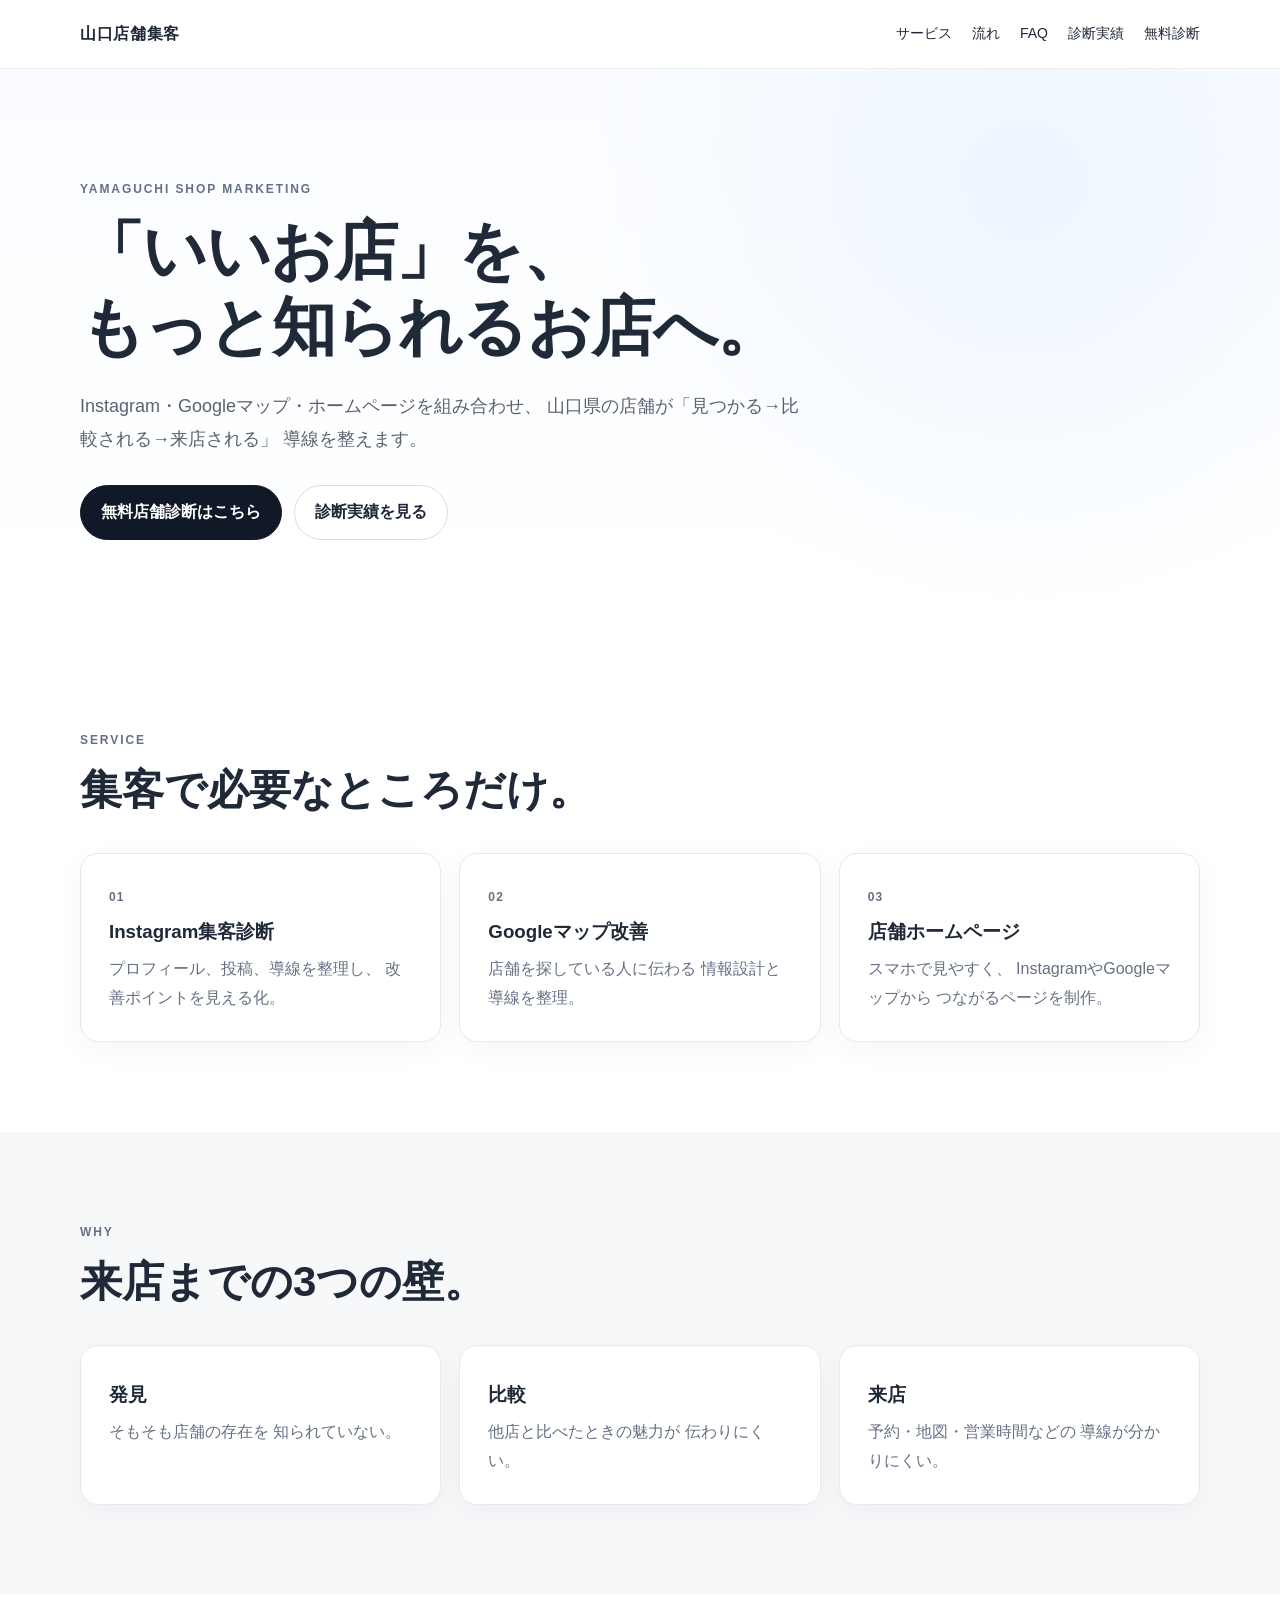
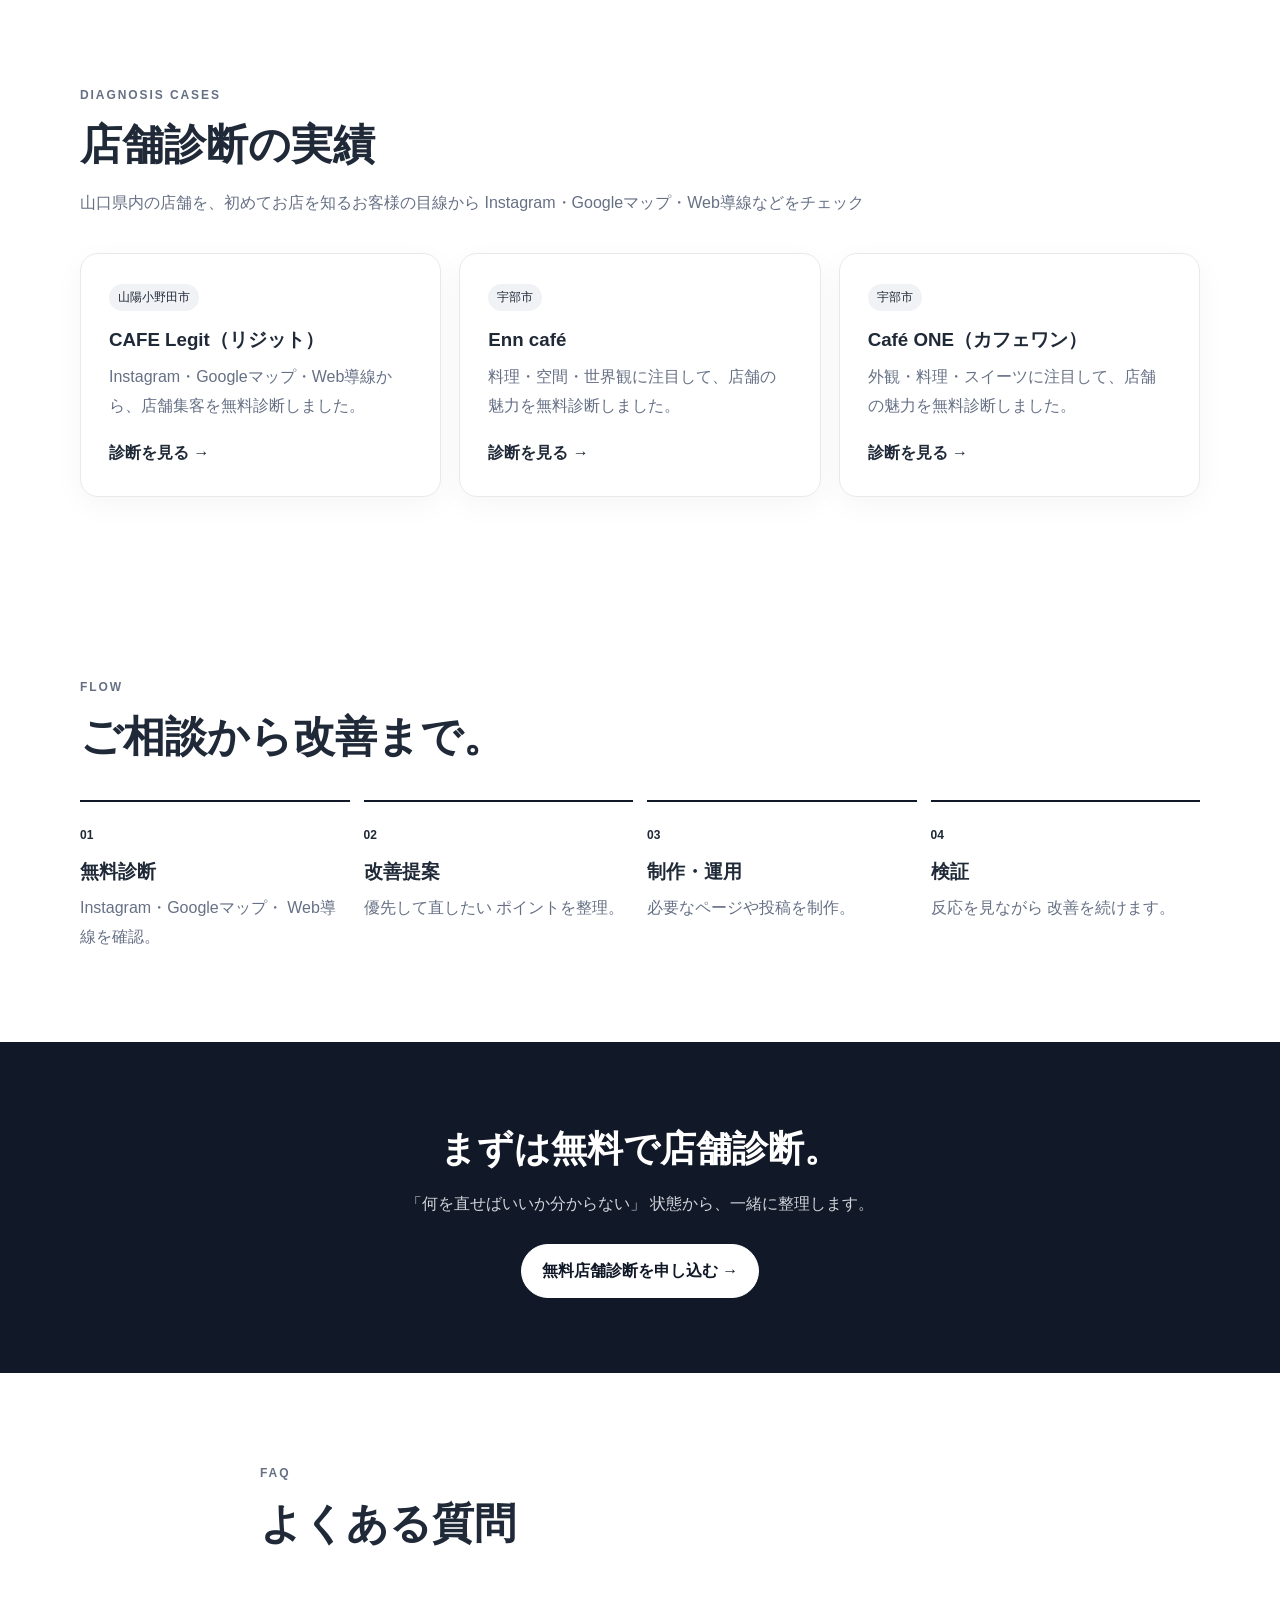
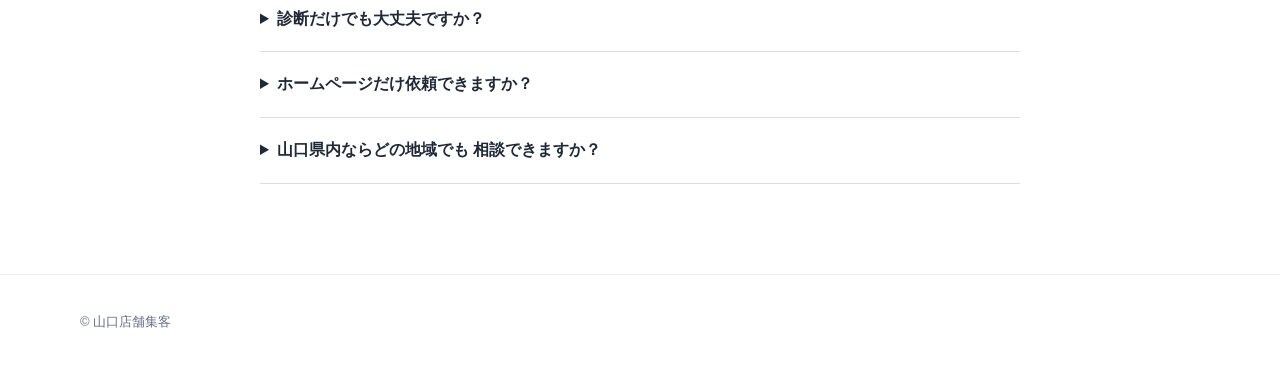
<file: index.html>
<!DOCTYPE html>
<html lang="ja">
<head>
  <meta charset="UTF-8">
  <meta name="viewport" content="width=device-width, initial-scale=1.0">

  <title>山口店舗集客｜AI × SNS × Googleマップ</title>

  <meta
    name="description"
    content="山口県の店舗集客をInstagram・Googleマップ・ホームページ・AIでサポート。無料店舗診断受付中。"
  >

  <link rel="stylesheet" href="style.css">
</head>

<body>

<header class="site-header">
  <div class="container nav-wrap">

    <a class="brand" href="index.html">
      山口店舗集客
    </a>

    <nav>
      <a href="service.html">サービス</a>
      <a href="#flow">流れ</a>
      <a href="#faq">FAQ</a>
      <a href="#cases">診断実績</a>
      <a href="diagnosis.html">無料診断</a>
    </nav>

  </div>
</header>


<main>

  <!-- HERO -->
  <section class="hero">

    <div class="container">

      <p class="eyebrow">
        YAMAGUCHI SHOP MARKETING
      </p>

      <h1>
        「いいお店」を、<br>
        もっと知られるお店へ。
      </h1>

      <p class="lead">
        Instagram・Googleマップ・ホームページを組み合わせ、
        山口県の店舗が「見つかる→比較される→来店される」
        導線を整えます。
      </p>

      <div class="hero-actions">

        <a
          class="btn primary"
          href="diagnosis.html"
        >
          無料店舗診断はこちら
        </a>

        <a
          class="btn secondary"
          href="#cases"
        >
          診断実績を見る
        </a>

      </div>

    </div>

  </section>


  <!-- SERVICE -->
  <section class="section">

    <div class="container">

      <div class="section-head">

        <p class="eyebrow">
          SERVICE
        </p>

        <h2>
          集客で必要なところだけ。
        </h2>

      </div>


      <div class="cards three">

        <article class="card">

          <span class="card-num">
            01
          </span>

          <h3>
            Instagram集客診断
          </h3>

          <p>
            プロフィール、投稿、導線を整理し、
            改善ポイントを見える化。
          </p>

        </article>


        <article class="card">

          <span class="card-num">
            02
          </span>

          <h3>
            Googleマップ改善
          </h3>

          <p>
            店舗を探している人に伝わる
            情報設計と導線を整理。
          </p>

        </article>


        <article class="card">

          <span class="card-num">
            03
          </span>

          <h3>
            店舗ホームページ
          </h3>

          <p>
            スマホで見やすく、
            InstagramやGoogleマップから
            つながるページを制作。
          </p>

        </article>

      </div>

    </div>

  </section>


  <!-- WHY -->
  <section class="section alt">

    <div class="container">

      <div class="section-head">

        <p class="eyebrow">
          WHY
        </p>

        <h2>
          来店までの3つの壁。
        </h2>

      </div>


      <div class="cards three">

        <article class="card">

          <h3>
            発見
          </h3>

          <p>
            そもそも店舗の存在を
            知られていない。
          </p>

        </article>


        <article class="card">

          <h3>
            比較
          </h3>

          <p>
            他店と比べたときの魅力が
            伝わりにくい。
          </p>

        </article>


        <article class="card">

          <h3>
            来店
          </h3>

          <p>
            予約・地図・営業時間などの
            導線が分かりにくい。
          </p>

        </article>

      </div>

    </div>

  </section>


  <!-- DIAGNOSIS CASES -->
  <section
    class="section"
    id="cases"
  >

    <div class="container">

      <div class="section-head">

        <p class="eyebrow">
          DIAGNOSIS CASES
        </p>

        <h2>
          店舗診断の実績
        </h2>

        <p>
         <p>

  山口県内の店舗を、初めてお店を知るお客様の目線から
  Instagram・Googleマップ・Web導線などをチェック
        </p>

      </div>


      <div
        id="case-list"
        class="cards three"
      >

        <article class="card">

          <p>
            診断実績を読み込み中…
          </p>

        </article>

      </div>

    </div>

  </section>


  <!-- FLOW -->
  <section
    class="section"
    id="flow"
  >

    <div class="container">

      <div class="section-head">

        <p class="eyebrow">
          FLOW
        </p>

        <h2>
          ご相談から改善まで。
        </h2>

      </div>


      <div class="steps">

        <div class="step">

          <b>
            01
          </b>

          <h3>
            無料診断
          </h3>

          <p>
            Instagram・Googleマップ・
            Web導線を確認。
          </p>

        </div>


        <div class="step">

          <b>
            02
          </b>

          <h3>
            改善提案
          </h3>

          <p>
            優先して直したい
            ポイントを整理。
          </p>

        </div>


        <div class="step">

          <b>
            03
          </b>

          <h3>
            制作・運用
          </h3>

          <p>
            必要なページや投稿を制作。
          </p>

        </div>


        <div class="step">

          <b>
            04
          </b>

          <h3>
            検証
          </h3>

          <p>
            反応を見ながら
            改善を続けます。
          </p>

        </div>

      </div>

    </div>

  </section>


  <!-- CTA -->
  <section class="cta">

    <div class="container">

      <h2>
        まずは無料で店舗診断。
      </h2>

      <p>
        「何を直せばいいか分からない」
        状態から、一緒に整理します。
      </p>

      <a
        class="btn primary"
        href="diagnosis.html"
      >
        無料店舗診断を申し込む →
      </a>

    </div>

  </section>


  <!-- FAQ -->
  <section
    class="section"
    id="faq"
  >

    <div class="container narrow">

      <div class="section-head">

        <p class="eyebrow">
          FAQ
        </p>

        <h2>
          よくある質問
        </h2>

      </div>


      <details>

        <summary>
          診断だけでも大丈夫ですか？
        </summary>

        <p>
          はい。まずは現状を整理するための
          無料診断としてご利用いただけます。
        </p>

      </details>


      <details>

        <summary>
          ホームページだけ依頼できますか？
        </summary>

        <p>
          可能です。必要な部分だけ
          ご相談いただけます。
        </p>

      </details>


      <details>

        <summary>
          山口県内ならどの地域でも
          相談できますか？
        </summary>

        <p>
          山口県内の店舗を中心に
          対応しています。
          詳細はお問い合わせください。
        </p>

      </details>

    </div>

  </section>

</main>


<footer class="footer">

  <div class="container">

    <p>
      © 山口店舗集客
    </p>

  </div>

</footer>


<!--
  診断実績の自動表示

  現在のGitHub構成では
  shops.json がルート直下にあるため、

  fetch("shops.json")

  としています。
-->

<script>

fetch("shops.json")

  .then(function(response) {

    if (!response.ok) {

      throw new Error(
        "shops.jsonを読み込めませんでした"
      );

    }

    return response.json();

  })

  .then(function(shops) {

    const list =
      document.getElementById("case-list");


    if (
      !Array.isArray(shops) ||
      shops.length === 0
    ) {

      list.innerHTML = `

        <article class="card">

          <p>
            診断実績は準備中です。
          </p>

        </article>

      `;

      return;

    }


    list.innerHTML = shops
      .slice(0, 6)
      .map(function(shop) {

        return `

          <article class="card case-card">

            <span class="tag">
              ${shop.area || "山口県"}
            </span>

            <h3>
              ${shop.name || "店舗診断"}
            </h3>

            <p>
              ${shop.summary || ""}
            </p>

            <a
              class="text-link"
              href="${shop.slug}.html"
            >
              診断を見る →
            </a>

          </article>

        `;

      })
      .join("");

  })

  .catch(function(error) {

    console.error(error);

    document.getElementById(
      "case-list"
    ).innerHTML = `

      <article class="card">

        <p>
          診断実績を読み込めませんでした。
        </p>

      </article>

    `;

  });

</script>

</body>
</html>
</file>
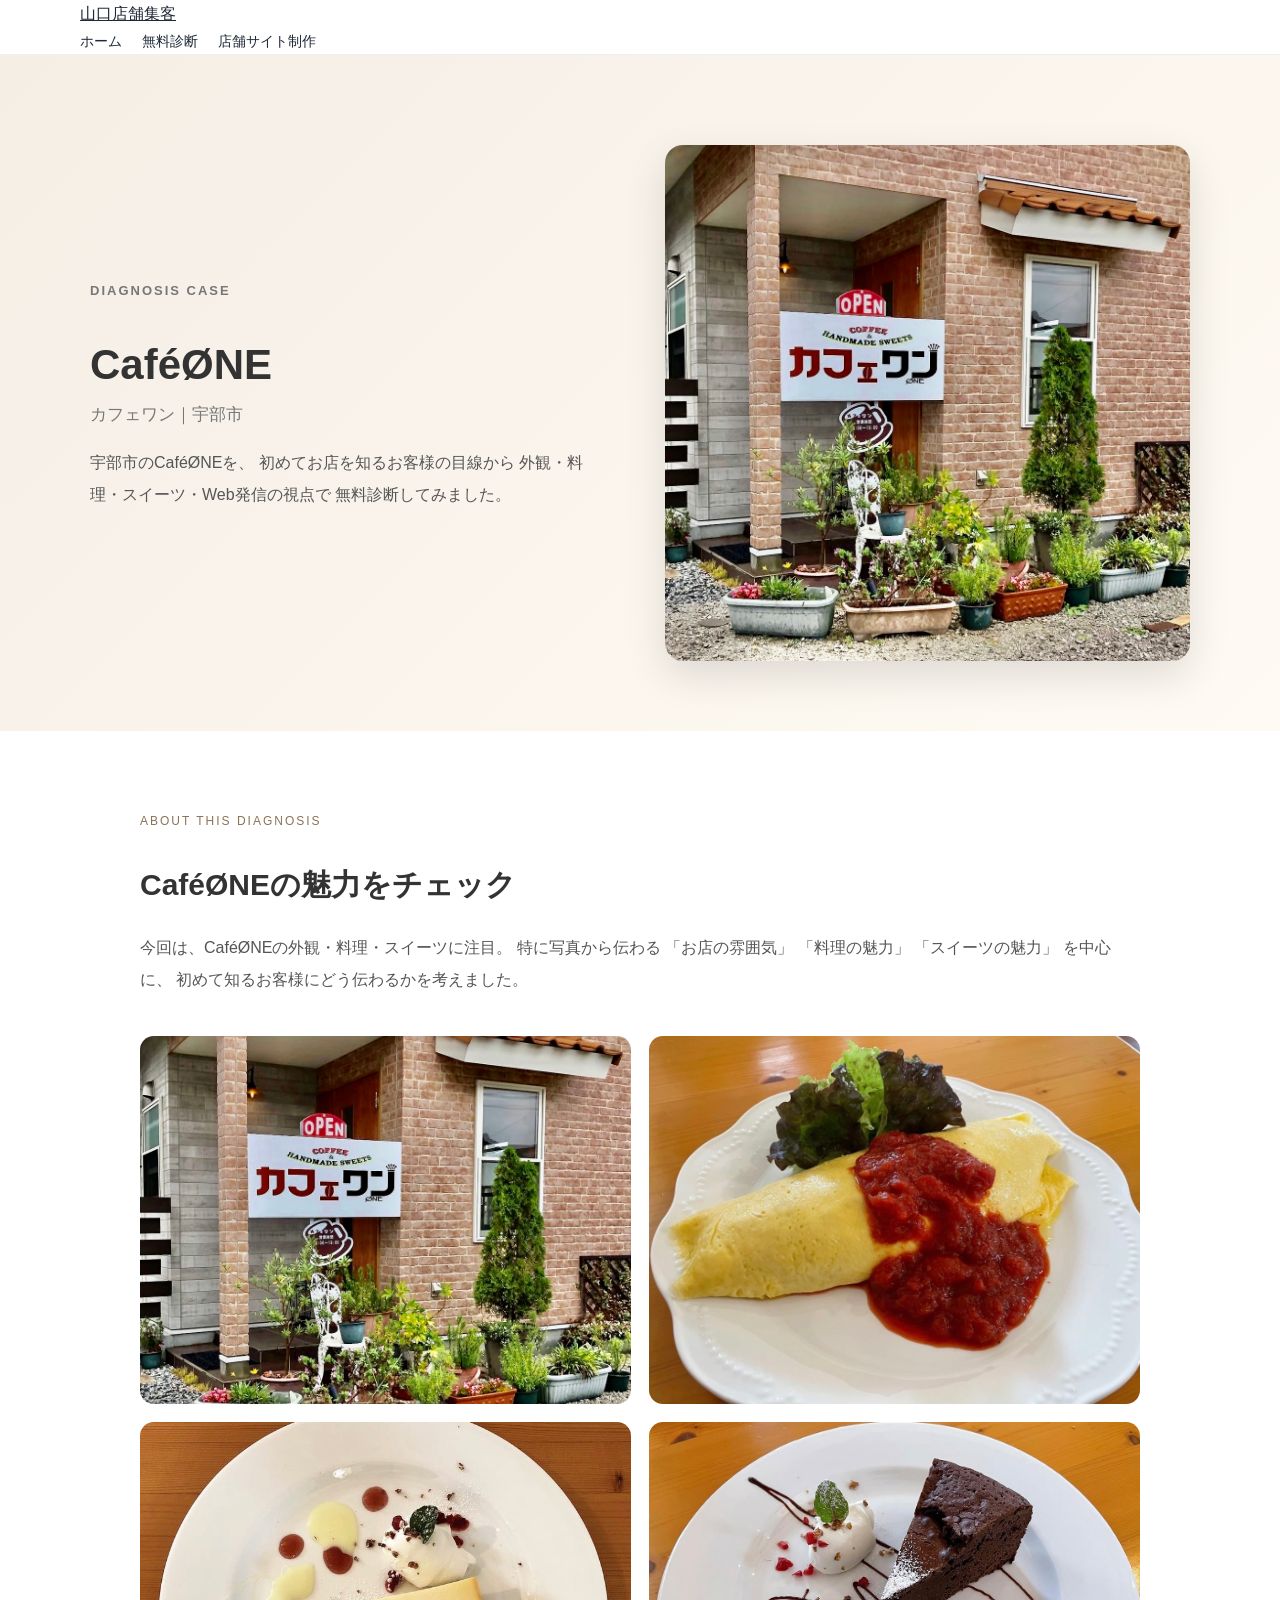
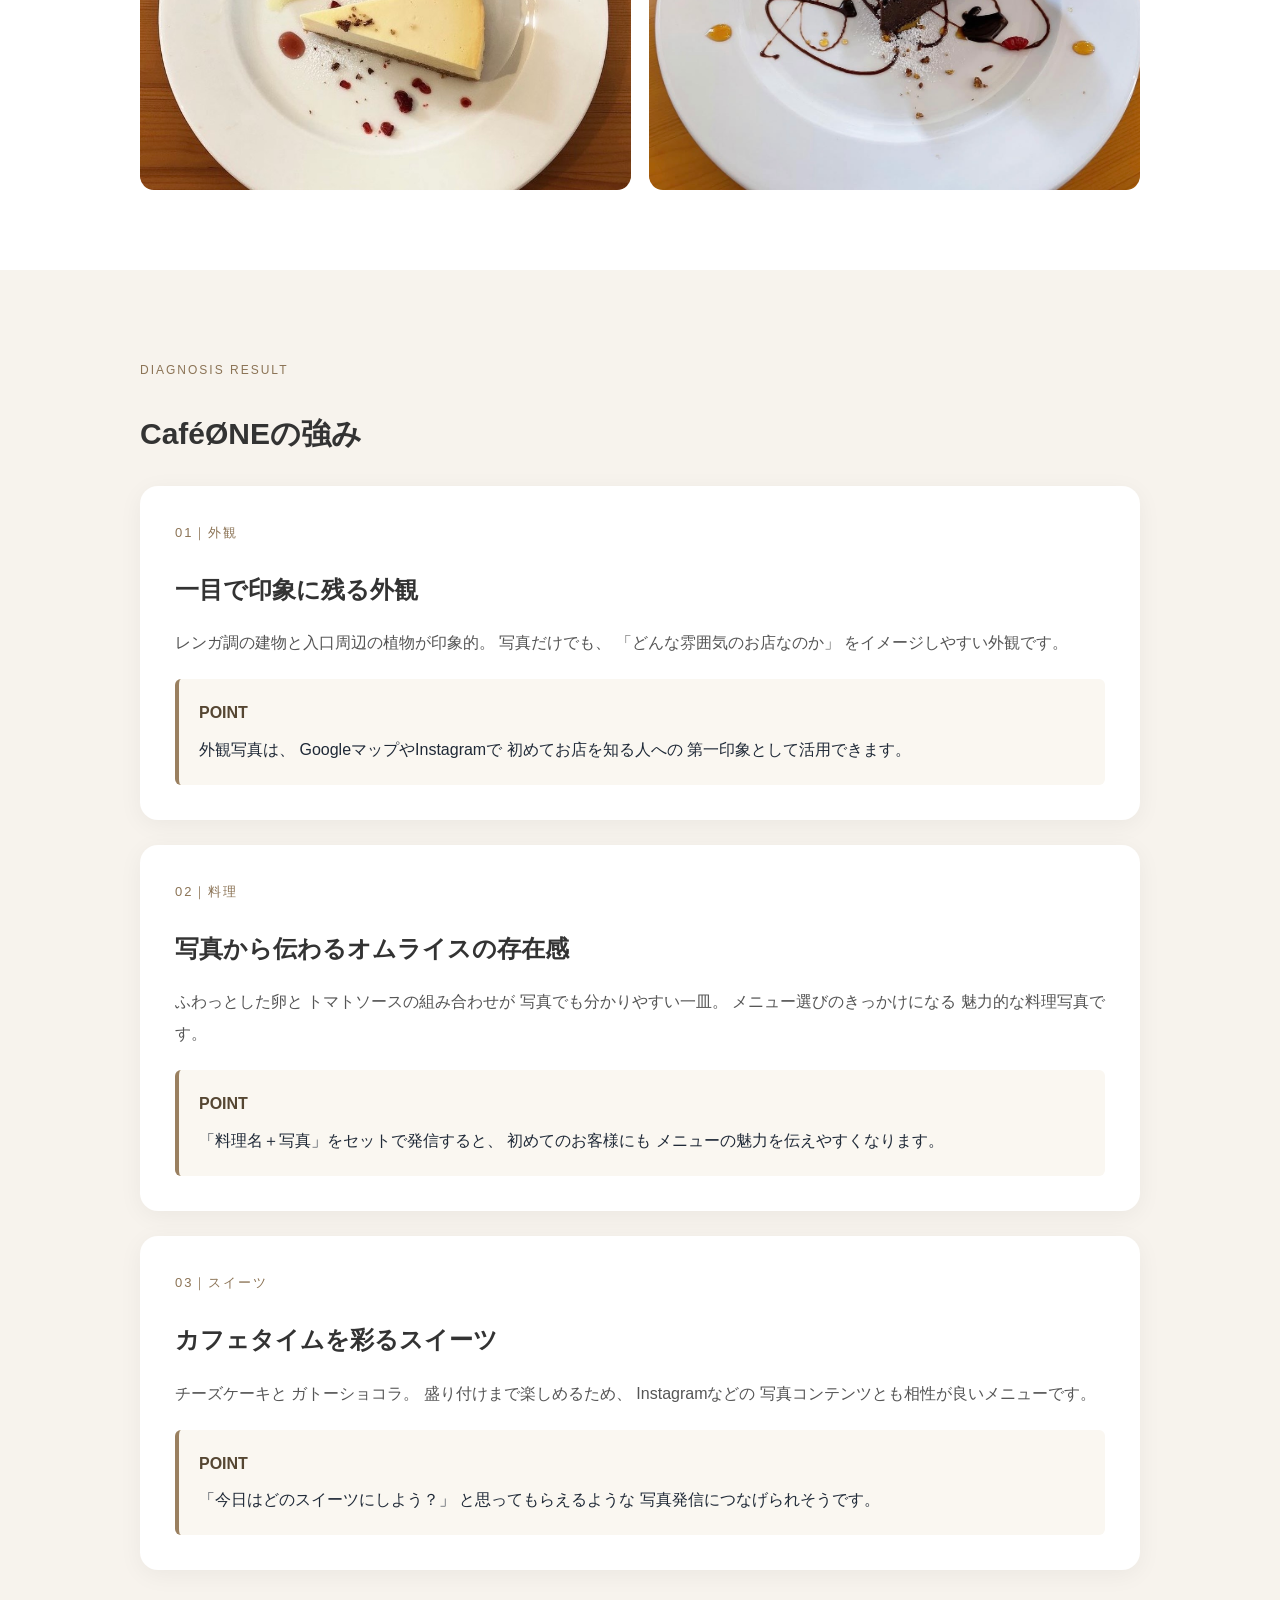
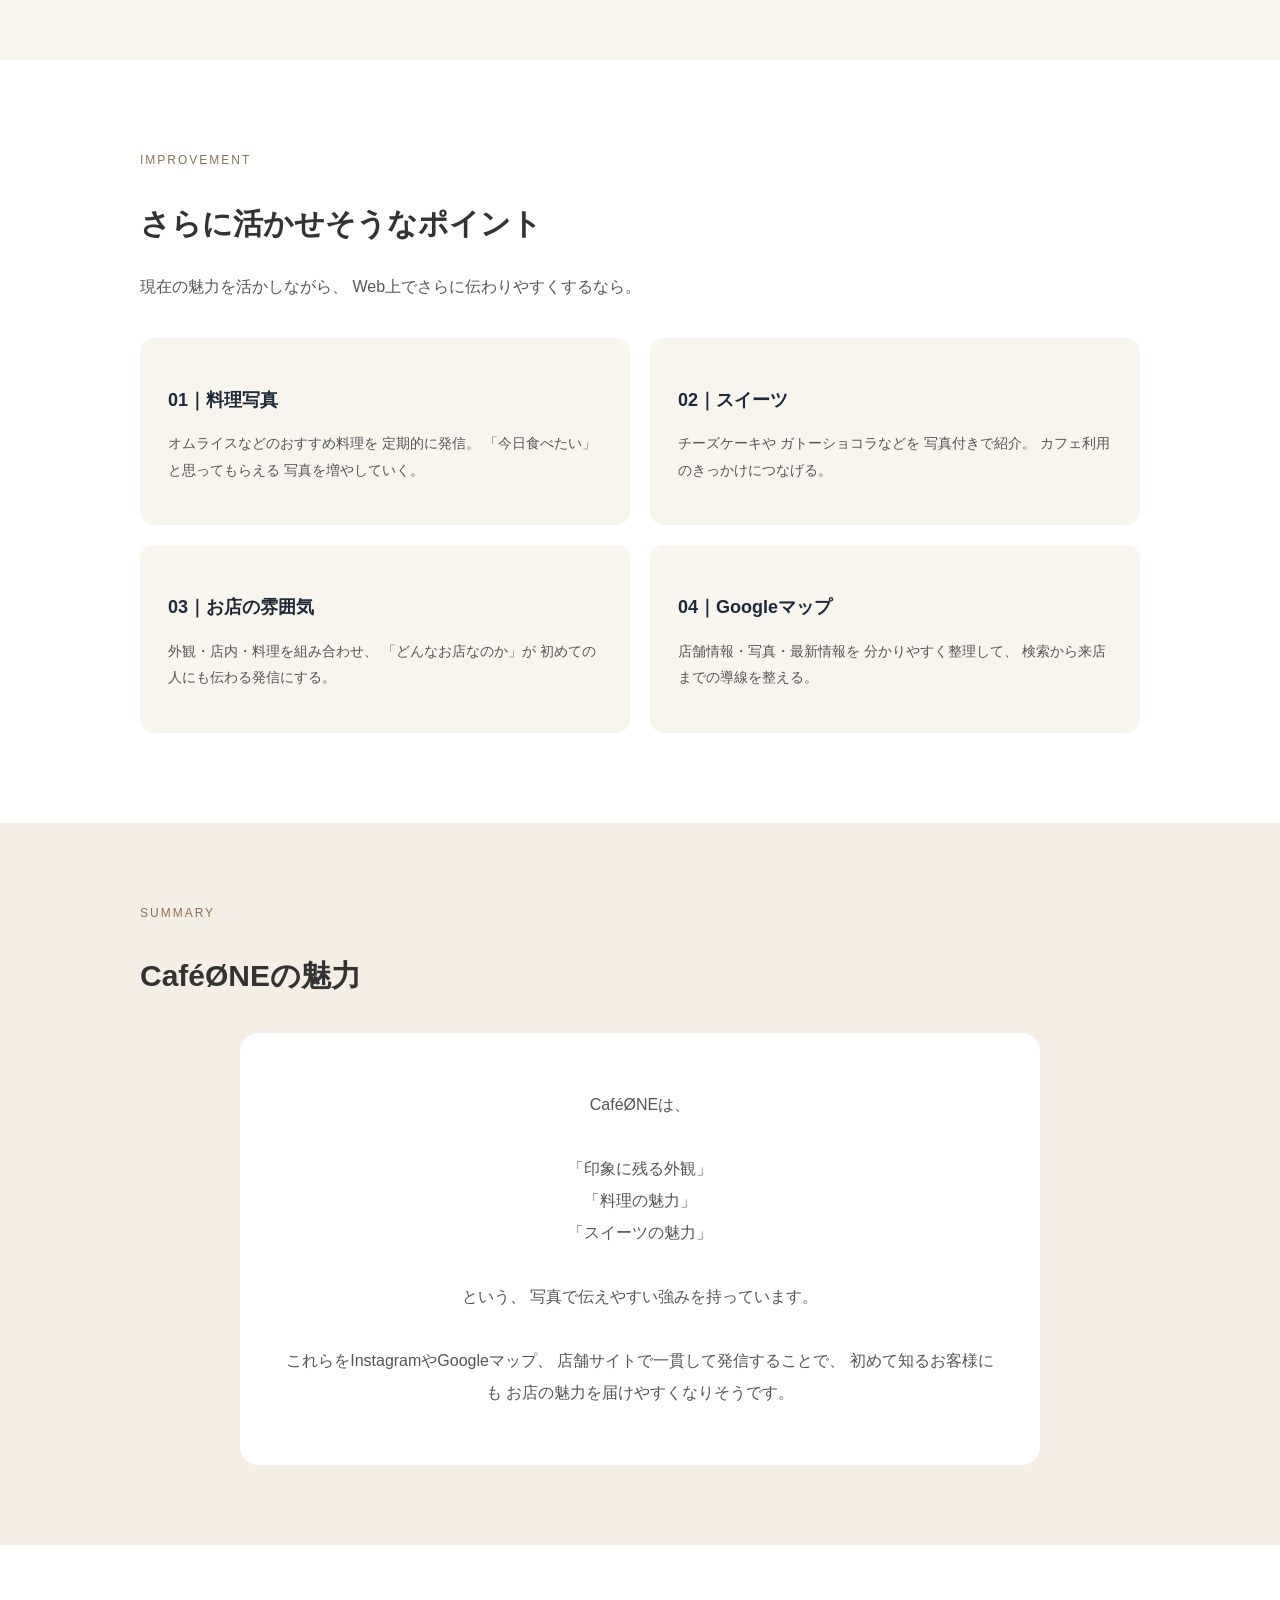
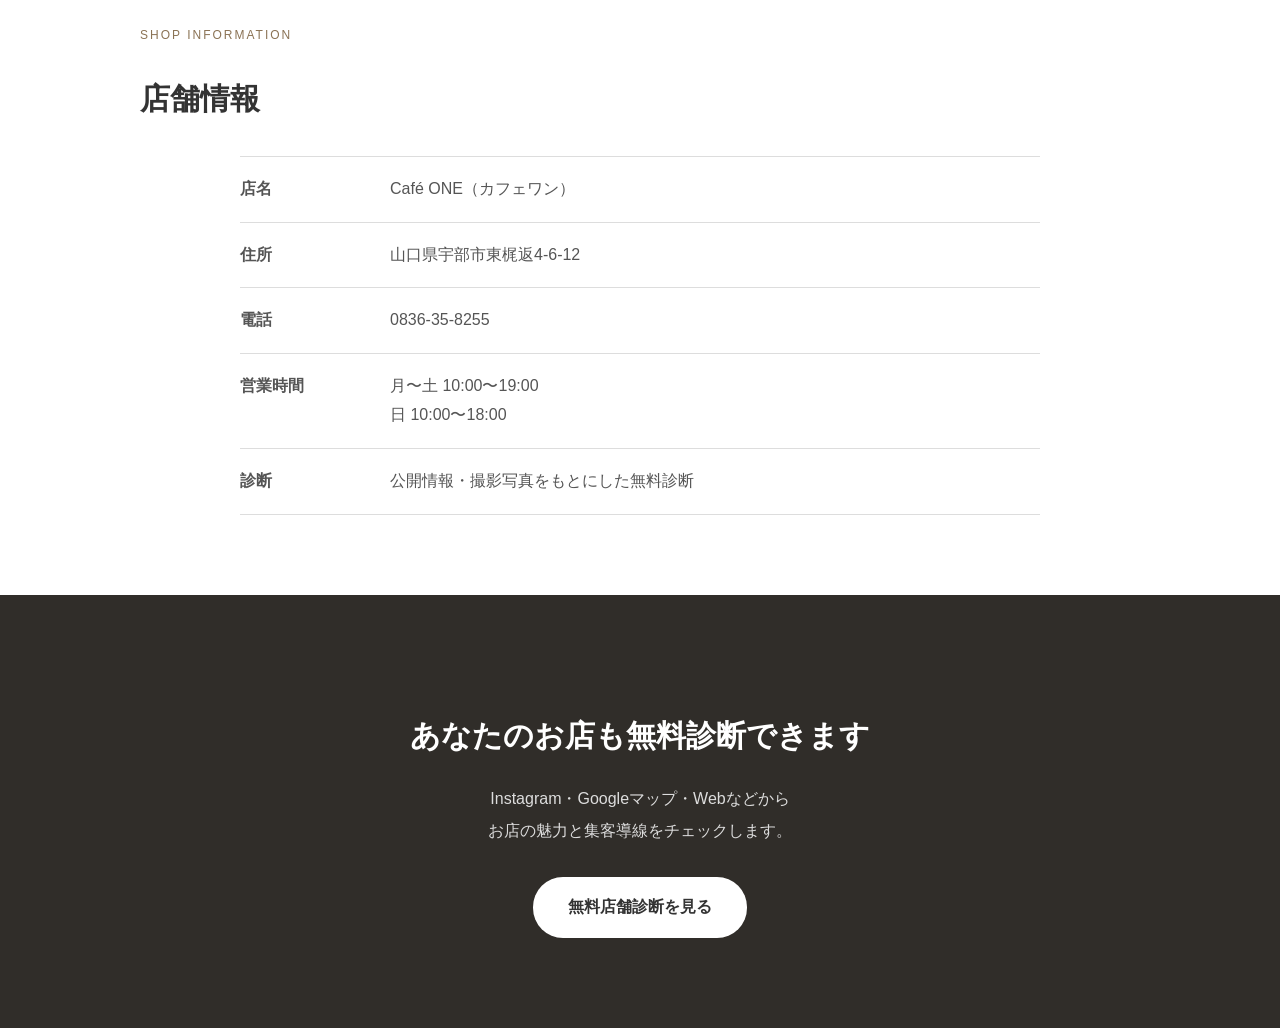
<file: cafeone.html>
<!DOCTYPE html>
<html lang="ja">
<head>
  <meta charset="UTF-8">

  <meta name="viewport" content="width=device-width, initial-scale=1.0">

  <title>CaféØNE（カフェワン）｜店舗診断｜山口店舗集客</title>

  <meta
    name="description"
    content="宇部市のCaféØNE（カフェワン）を、外観・料理・スイーツ・Web導線の視点から無料診断しました。"
  >

  <link rel="stylesheet" href="style.css">

  <style>

    /* =========================
       CaféØNE page
    ========================= */

    .shop-hero {
      padding: 90px 20px 70px;
      background: linear-gradient(
        135deg,
        #f4eee5,
        #fffaf3
      );
    }

    .shop-hero-inner {
      max-width: 1100px;
      margin: 0 auto;
      display: grid;
      grid-template-columns: 1fr 1fr;
      gap: 50px;
      align-items: center;
    }

    .shop-hero-text .eyebrow {
      font-size: 13px;
      letter-spacing: 2px;
      color: #777;
      margin-bottom: 15px;
    }

    .shop-hero h1 {
      font-size: 42px;
      line-height: 1.35;
      margin-bottom: 20px;
      color: #333;
    }

    .shop-hero h1 span {
      display: block;
      font-size: 17px;
      font-weight: normal;
      color: #777;
      margin-top: 10px;
    }

    .shop-hero p {
      line-height: 2;
      color: #555;
    }

    .shop-hero-photo img {
      width: 100%;
      border-radius: 18px;
      display: block;
      box-shadow: 0 15px 40px rgba(0,0,0,.12);
    }

    .diagnosis-about {
      padding: 80px 20px;
      background: #fff;
    }

    .section-inner {
      max-width: 1000px;
      margin: 0 auto;
    }

    .section-label {
      font-size: 12px;
      letter-spacing: 2px;
      color: #8b7355;
      margin-bottom: 12px;
    }

    .section-title {
      font-size: 30px;
      margin-bottom: 20px;
      color: #333;
    }

    .section-text {
      line-height: 2;
      color: #555;
    }

    /* photo grid */

    .shop-photo-grid {
      display: grid;
      grid-template-columns: repeat(2, 1fr);
      gap: 18px;
      margin-top: 40px;
    }

    .shop-photo-grid img {
      width: 100%;
      aspect-ratio: 4 / 3;
      object-fit: cover;
      border-radius: 14px;
      display: block;
    }

    /* diagnosis */

    .diagnosis-result {
      padding: 90px 20px;
      background: #f7f3ed;
    }

    .diagnosis-card {
      background: #fff;
      border-radius: 18px;
      padding: 35px;
      margin-top: 25px;
      box-shadow: 0 5px 25px rgba(0,0,0,.05);
    }

    .diagnosis-number {
      font-size: 13px;
      letter-spacing: 2px;
      color: #8b7355;
      margin-bottom: 10px;
    }

    .diagnosis-card h3 {
      font-size: 24px;
      margin-bottom: 15px;
      color: #333;
    }

    .diagnosis-card p {
      line-height: 2;
      color: #555;
    }

    .strength-box {
      margin-top: 20px;
      padding: 20px;
      background: #faf7f1;
      border-left: 4px solid #9a8060;
      border-radius: 6px;
    }

    .strength-box strong {
      display: block;
      margin-bottom: 8px;
      color: #554632;
    }

    /* improvement */

    .improvement {
      padding: 90px 20px;
      background: #fff;
    }

    .improvement-grid {
      display: grid;
      grid-template-columns: repeat(2, 1fr);
      gap: 20px;
      margin-top: 35px;
    }

    .improvement-card {
      padding: 28px;
      background: #f8f5ef;
      border-radius: 14px;
    }

    .improvement-card h3 {
      font-size: 18px;
      margin-bottom: 12px;
    }

    .improvement-card p {
      line-height: 1.9;
      color: #555;
      font-size: 14px;
    }

    /* summary */

    .summary {
      padding: 80px 20px;
      background: #f5eee4;
    }

    .summary-box {
      max-width: 800px;
      margin: 30px auto 0;
      padding: 40px;
      background: #fff;
      border-radius: 18px;
      text-align: center;
    }

    .summary-box p {
      line-height: 2;
      color: #555;
    }

    /* shop info */

    .shop-info {
      padding: 80px 20px;
      background: #fff;
    }

    .shop-info-box {
      max-width: 800px;
      margin: 30px auto 0;
      border-top: 1px solid #ddd;
    }

    .info-row {
      display: grid;
      grid-template-columns: 150px 1fr;
      padding: 18px 0;
      border-bottom: 1px solid #ddd;
    }

    .info-label {
      font-weight: bold;
      color: #555;
    }

    .info-value {
      color: #555;
      line-height: 1.8;
    }

    /* CTA */

    .shop-cta {
      padding: 90px 20px;
      background: #302d29;
      color: #fff;
      text-align: center;
    }

    .shop-cta h2 {
      font-size: 30px;
      margin-bottom: 20px;
    }

    .shop-cta p {
      line-height: 2;
      color: #ddd;
      margin-bottom: 30px;
    }

    .cta-button {
      display: inline-block;
      padding: 16px 35px;
      background: #fff;
      color: #333;
      border-radius: 30px;
      text-decoration: none;
      font-weight: bold;
    }

    /* responsive */

    @media (max-width: 768px) {

      .shop-hero-inner {
        grid-template-columns: 1fr;
      }

      .shop-hero h1 {
        font-size: 32px;
      }

      .shop-photo-grid {
        grid-template-columns: 1fr;
      }

      .improvement-grid {
        grid-template-columns: 1fr;
      }

      .diagnosis-card {
        padding: 25px;
      }

      .info-row {
        grid-template-columns: 100px 1fr;
      }

    }

  </style>
</head>


<body>

  <!-- HEADER -->

  <header class="site-header">
    <div class="container">

      <a href="index.html" class="logo">
        山口店舗集客
      </a>

      <nav>
        <a href="index.html">ホーム</a>
        <a href="diagnosis.html">無料診断</a>
        <a href="service.html">店舗サイト制作</a>
      </nav>

    </div>
  </header>


  <!-- HERO -->

  <section class="shop-hero">

    <div class="shop-hero-inner">

      <div class="shop-hero-text">

        <div class="eyebrow">
          DIAGNOSIS CASE
        </div>

        <h1>
          CaféØNE
          <span>カフェワン｜宇部市</span>
        </h1>

        <p>
          宇部市のCaféØNEを、
          初めてお店を知るお客様の目線から
          外観・料理・スイーツ・Web発信の視点で
          無料診断してみました。
        </p>

      </div>


      <div class="shop-hero-photo">

        <img
          src="cafeone-4.jpg"
          alt="CaféØNEの外観"
        >

      </div>

    </div>

  </section>


  <!-- ABOUT -->

  <section class="diagnosis-about">

    <div class="section-inner">

      <div class="section-label">
        ABOUT THIS DIAGNOSIS
      </div>

      <h2 class="section-title">
        CaféØNEの魅力をチェック
      </h2>

      <p class="section-text">

        今回は、CaféØNEの外観・料理・スイーツに注目。

        特に写真から伝わる
        「お店の雰囲気」
        「料理の魅力」
        「スイーツの魅力」
        を中心に、
        初めて知るお客様にどう伝わるかを考えました。

      </p>


      <div class="shop-photo-grid">

        <img
          src="cafeone-4.jpg"
          alt="CaféØNE 外観"
        >

        <img
          src="cafeone-1.jpg"
          alt="CaféØNE オムライス"
        >

        <img
          src="cafeone-2.jpg"
          alt="CaféØNE チーズケーキ"
        >

        <img
          src="cafeone-3.jpg"
          alt="CaféØNE ガトーショコラ"
        >

      </div>

    </div>

  </section>


  <!-- DIAGNOSIS -->

  <section class="diagnosis-result">

    <div class="section-inner">

      <div class="section-label">
        DIAGNOSIS RESULT
      </div>

      <h2 class="section-title">
        CaféØNEの強み
      </h2>


      <!-- 01 -->

      <div class="diagnosis-card">

        <div class="diagnosis-number">
          01｜外観
        </div>

        <h3>
          一目で印象に残る外観
        </h3>

        <p>
          レンガ調の建物と入口周辺の植物が印象的。

          写真だけでも、
          「どんな雰囲気のお店なのか」
          をイメージしやすい外観です。
        </p>

        <div class="strength-box">

          <strong>
            POINT
          </strong>

          外観写真は、
          GoogleマップやInstagramで
          初めてお店を知る人への
          第一印象として活用できます。

        </div>

      </div>


      <!-- 02 -->

      <div class="diagnosis-card">

        <div class="diagnosis-number">
          02｜料理
        </div>

        <h3>
          写真から伝わるオムライスの存在感
        </h3>

        <p>
          ふわっとした卵と
          トマトソースの組み合わせが
          写真でも分かりやすい一皿。

          メニュー選びのきっかけになる
          魅力的な料理写真です。
        </p>

        <div class="strength-box">

          <strong>
            POINT
          </strong>

          「料理名＋写真」をセットで発信すると、
          初めてのお客様にも
          メニューの魅力を伝えやすくなります。

        </div>

      </div>


      <!-- 03 -->

      <div class="diagnosis-card">

        <div class="diagnosis-number">
          03｜スイーツ
        </div>

        <h3>
          カフェタイムを彩るスイーツ
        </h3>

        <p>
          チーズケーキと
          ガトーショコラ。

          盛り付けまで楽しめるため、
          Instagramなどの
          写真コンテンツとも相性が良いメニューです。
        </p>

        <div class="strength-box">

          <strong>
            POINT
          </strong>

          「今日はどのスイーツにしよう？」
          と思ってもらえるような
          写真発信につなげられそうです。

        </div>

      </div>

    </div>

  </section>


  <!-- IMPROVEMENT -->

  <section class="improvement">

    <div class="section-inner">

      <div class="section-label">
        IMPROVEMENT
      </div>

      <h2 class="section-title">
        さらに活かせそうなポイント
      </h2>

      <p class="section-text">
        現在の魅力を活かしながら、
        Web上でさらに伝わりやすくするなら。
      </p>


      <div class="improvement-grid">


        <div class="improvement-card">

          <h3>
            01｜料理写真
          </h3>

          <p>
            オムライスなどのおすすめ料理を
            定期的に発信。

            「今日食べたい」と思ってもらえる
            写真を増やしていく。
          </p>

        </div>


        <div class="improvement-card">

          <h3>
            02｜スイーツ
          </h3>

          <p>
            チーズケーキや
            ガトーショコラなどを
            写真付きで紹介。

            カフェ利用のきっかけにつなげる。
          </p>

        </div>


        <div class="improvement-card">

          <h3>
            03｜お店の雰囲気
          </h3>

          <p>
            外観・店内・料理を組み合わせ、
            「どんなお店なのか」が
            初めての人にも伝わる発信にする。
          </p>

        </div>


        <div class="improvement-card">

          <h3>
            04｜Googleマップ
          </h3>

          <p>
            店舗情報・写真・最新情報を
            分かりやすく整理して、
            検索から来店までの導線を整える。
          </p>

        </div>

      </div>

    </div>

  </section>


  <!-- SUMMARY -->

  <section class="summary">

    <div class="section-inner">

      <div class="section-label">
        SUMMARY
      </div>

      <h2 class="section-title">
        CaféØNEの魅力
      </h2>

      <div class="summary-box">

        <p>

          CaféØNEは、

          <br><br>

          「印象に残る外観」<br>
          「料理の魅力」<br>
          「スイーツの魅力」

          <br><br>

          という、
          写真で伝えやすい強みを持っています。

          <br><br>

          これらをInstagramやGoogleマップ、
          店舗サイトで一貫して発信することで、
          初めて知るお客様にも
          お店の魅力を届けやすくなりそうです。

        </p>

      </div>

    </div>

  </section>


  <!-- SHOP INFO -->

  <section class="shop-info">

    <div class="section-inner">

      <div class="section-label">
        SHOP INFORMATION
      </div>

      <h2 class="section-title">
        店舗情報
      </h2>


      <div class="shop-info-box">

        <div class="info-row">

          <div class="info-label">
            店名
          </div>

          <div class="info-value">
            Café ONE（カフェワン）
          </div>

        </div>


        <div class="info-row">

          <div class="info-label">
            住所
          </div>

          <div class="info-value">
            山口県宇部市東梶返4-6-12
          </div>

        </div>


        <div class="info-row">

          <div class="info-label">
            電話
          </div>

          <div class="info-value">
            0836-35-8255
          </div>

        </div>


        <div class="info-row">

          <div class="info-label">
            営業時間
          </div>

          <div class="info-value">
            月〜土 10:00〜19:00<br>
            日 10:00〜18:00
          </div>

        </div>


        <div class="info-row">

          <div class="info-label">
            診断
          </div>

          <div class="info-value">
            公開情報・撮影写真をもとにした無料診断
          </div>

        </div>

      </div>

    </div>

  </section>


  <!-- CTA -->

  <section class="shop-cta">

    <h2>
      あなたのお店も無料診断できます
    </h2>

    <p>
      Instagram・Googleマップ・Webなどから<br>
      お店の魅力と集客導線をチェックします。
    </p>

    <a
      href="diagnosis.html"
      class="cta-button"
    >
      無料店舗診断を見る
    </a>

  </section>


</body>
</html>
</file>
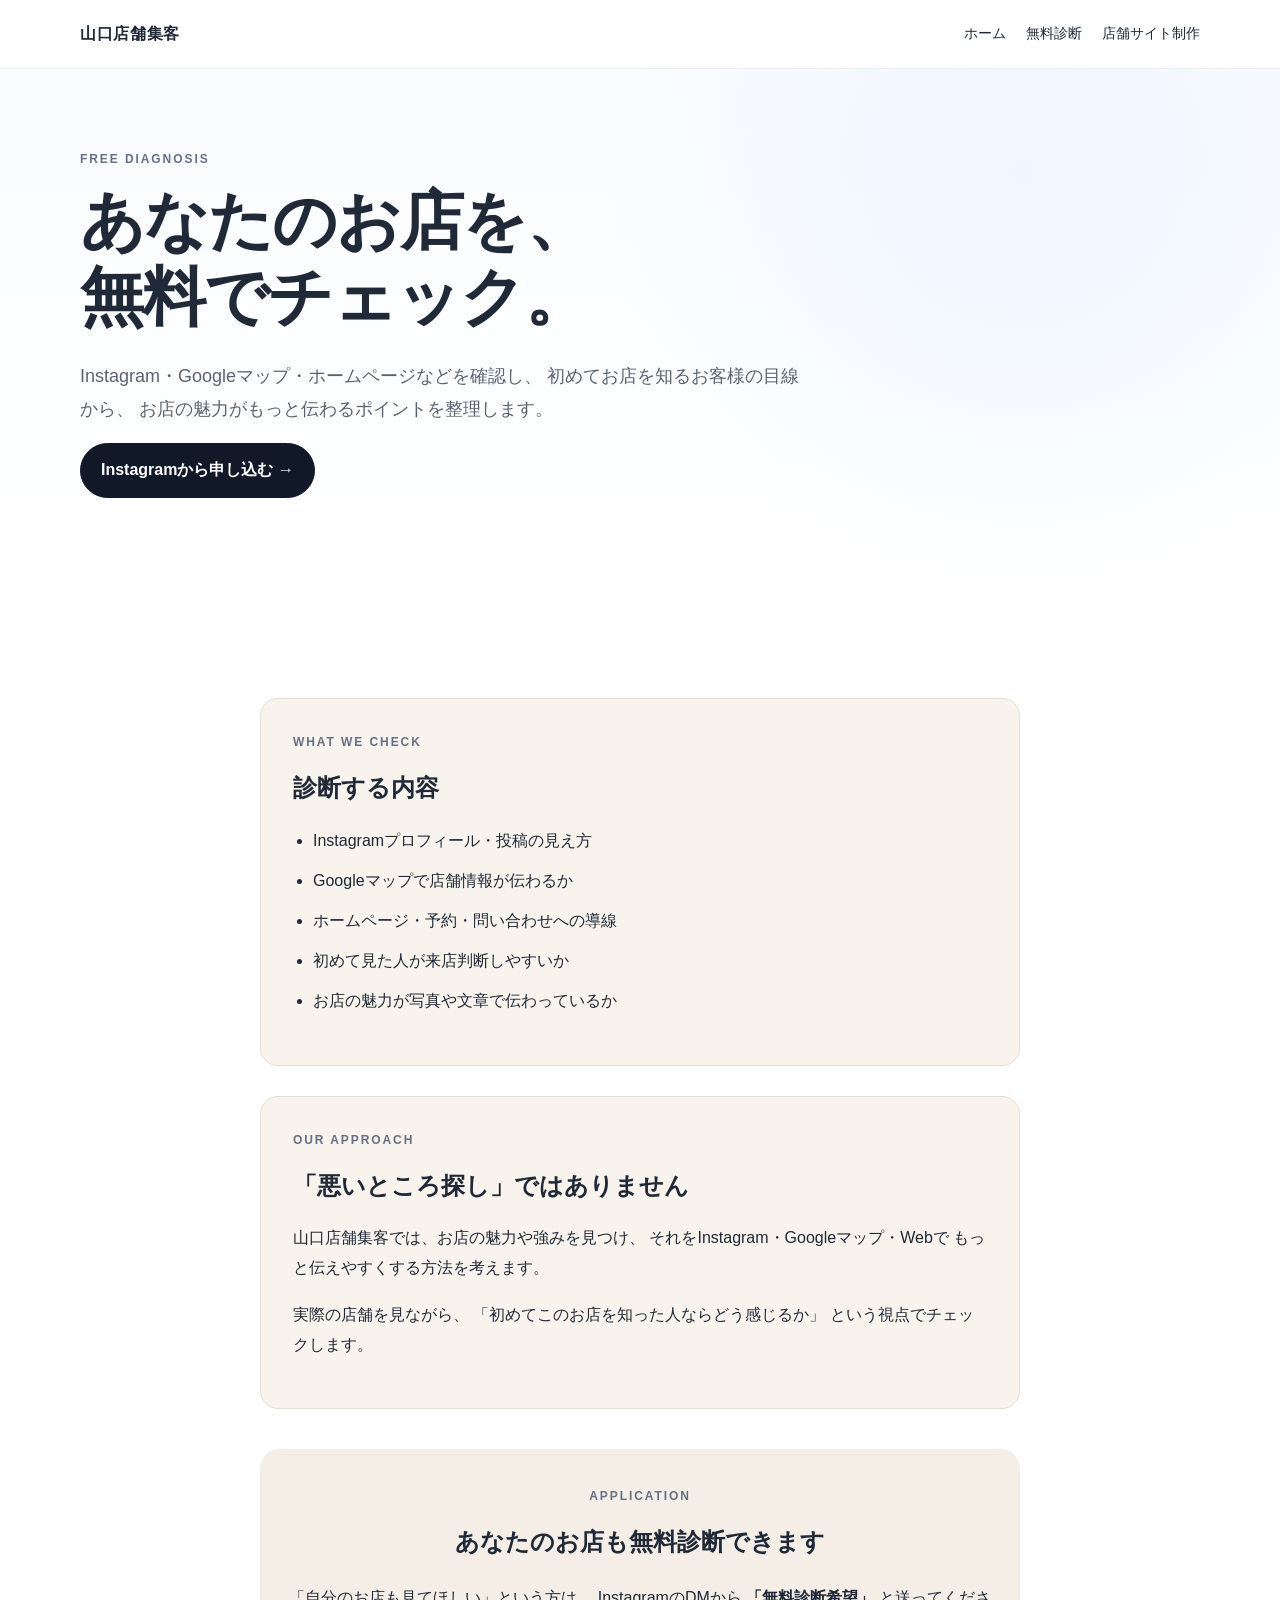
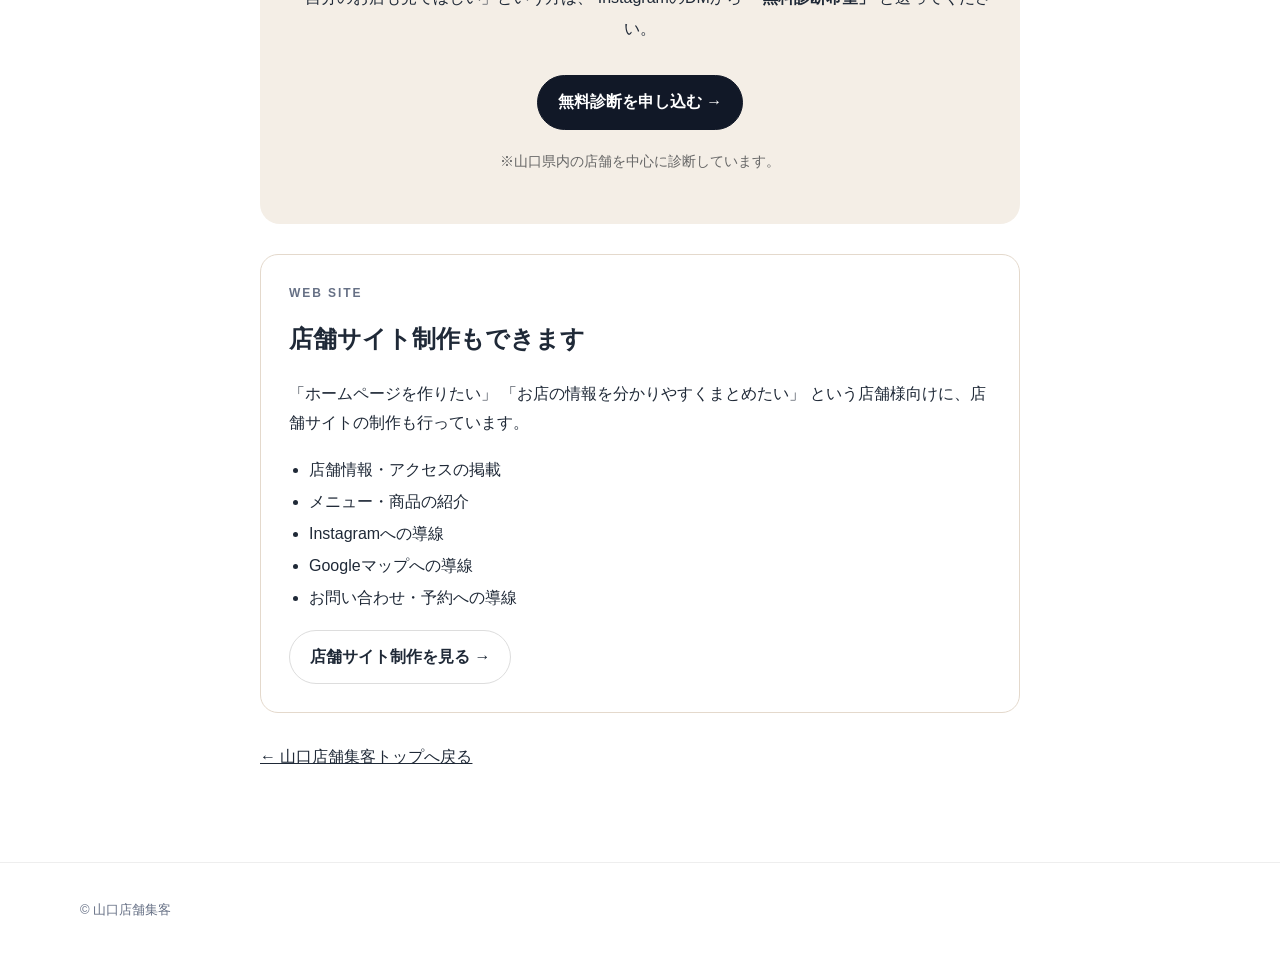
<file: diagnosis.html>
<!DOCTYPE html>
<html lang="ja">
<head>
  <meta charset="UTF-8">
  <meta name="viewport" content="width=device-width, initial-scale=1.0">

  <title>無料店舗診断｜山口店舗集客</title>

  <meta name="description"
    content="Instagram・Googleマップ・ホームページを無料でチェック。山口県の店舗向け無料店舗診断。店舗サイト制作の相談も受付中。">

  <link rel="stylesheet" href="style.css">

  <style>
    .diagnosis-box {
      margin-top: 30px;
      padding: 32px;
      border-radius: 18px;
      background: #f8f3ec;
      border: 1px solid #e7ddd1;
    }

    .diagnosis-box h2 {
      margin-top: 0;
      margin-bottom: 16px;
    }

    .diagnosis-box p {
      line-height: 1.9;
    }

    .check-list {
      line-height: 2;
    }

    .apply-box {
      margin-top: 40px;
      padding: 36px 28px;
      text-align: center;
      border-radius: 20px;
      background: #f4eee6;
    }

    .apply-box h2 {
      margin-top: 0;
    }

    .apply-box p {
      line-height: 1.9;
    }

    .apply-box .btn {
      margin-top: 15px;
    }

    .apply-note {
      margin-top: 18px;
      font-size: 14px;
      color: #666;
    }

    .service-box {
      margin-top: 30px;
      padding: 28px;
      border: 1px solid #e4d9cc;
      border-radius: 18px;
      background: #fff;
    }

    .service-box h2 {
      margin-top: 0;
    }

    .service-box ul {
      padding-left: 20px;
      line-height: 2;
    }

    .back-link {
      display: inline-block;
      margin-top: 30px;
    }

    @media (max-width: 600px) {
      .diagnosis-box,
      .apply-box,
      .service-box {
        padding: 24px 20px;
      }
    }
  </style>
</head>

<body>

<header class="site-header">
  <div class="container nav-wrap">

    <a class="brand" href="index.html">山口店舗集客</a>

    <nav>
      <a href="index.html">ホーム</a>
      <a href="diagnosis.html">無料診断</a>
      <a href="service.html">店舗サイト制作</a>
    </nav>

  </div>
</header>


<main>

  <!-- HERO -->
  <section class="hero compact">

    <div class="container">

      <p class="eyebrow">FREE DIAGNOSIS</p>

      <h1>
        あなたのお店を、<br>
        無料でチェック。
      </h1>

      <p class="lead">
        Instagram・Googleマップ・ホームページなどを確認し、
        初めてお店を知るお客様の目線から、
        お店の魅力がもっと伝わるポイントを整理します。
      </p>

      <a
        class="btn primary"
        href="https://www.instagram.com/yamaguchi_shop_ai/"
        target="_blank"
        rel="noopener"
      >
        Instagramから申し込む →
      </a>

    </div>

  </section>


  <!-- 診断内容 -->
  <section class="section">

    <div class="container narrow">

      <div class="diagnosis-box">

        <p class="eyebrow">WHAT WE CHECK</p>

        <h2>診断する内容</h2>

        <ul class="check-list">

          <li>
            Instagramプロフィール・投稿の見え方
          </li>

          <li>
            Googleマップで店舗情報が伝わるか
          </li>

          <li>
            ホームページ・予約・問い合わせへの導線
          </li>

          <li>
            初めて見た人が来店判断しやすいか
          </li>

          <li>
            お店の魅力が写真や文章で伝わっているか
          </li>

        </ul>

      </div>


      <!-- 診断の特徴 -->
      <div class="diagnosis-box">

        <p class="eyebrow">OUR APPROACH</p>

        <h2>「悪いところ探し」ではありません</h2>

        <p>
          山口店舗集客では、お店の魅力や強みを見つけ、
          それをInstagram・Googleマップ・Webで
          もっと伝えやすくする方法を考えます。
        </p>

        <p>
          実際の店舗を見ながら、
          「初めてこのお店を知った人ならどう感じるか」
          という視点でチェックします。
        </p>

      </div>


      <!-- 申し込み -->
      <div class="apply-box">

        <p class="eyebrow">APPLICATION</p>

        <h2>あなたのお店も無料診断できます</h2>

        <p>
          「自分のお店も見てほしい」という方は、
          InstagramのDMから
          <strong>「無料診断希望」</strong>
          と送ってください。
        </p>

        <a
          class="btn primary"
          href="https://www.instagram.com/yamaguchi_shop_ai/"
          target="_blank"
          rel="noopener"
        >
          無料診断を申し込む →
        </a>

        <p class="apply-note">
          ※山口県内の店舗を中心に診断しています。
        </p>

      </div>


      <!-- サイト制作 -->
      <div class="service-box">

        <p class="eyebrow">WEB SITE</p>

        <h2>店舗サイト制作もできます</h2>

        <p>
          「ホームページを作りたい」
          「お店の情報を分かりやすくまとめたい」
          という店舗様向けに、店舗サイトの制作も行っています。
        </p>

        <ul>

          <li>店舗情報・アクセスの掲載</li>

          <li>メニュー・商品の紹介</li>

          <li>Instagramへの導線</li>

          <li>Googleマップへの導線</li>

          <li>お問い合わせ・予約への導線</li>

        </ul>

        <a
          class="btn"
          href="service.html"
        >
          店舗サイト制作を見る →
        </a>

      </div>


      <a class="back-link" href="index.html">
        ← 山口店舗集客トップへ戻る
      </a>

    </div>

  </section>

</main>


<footer class="footer">

  <div class="container">

    <p>© 山口店舗集客</p>

  </div>

</footer>

</body>
</html>
</file>
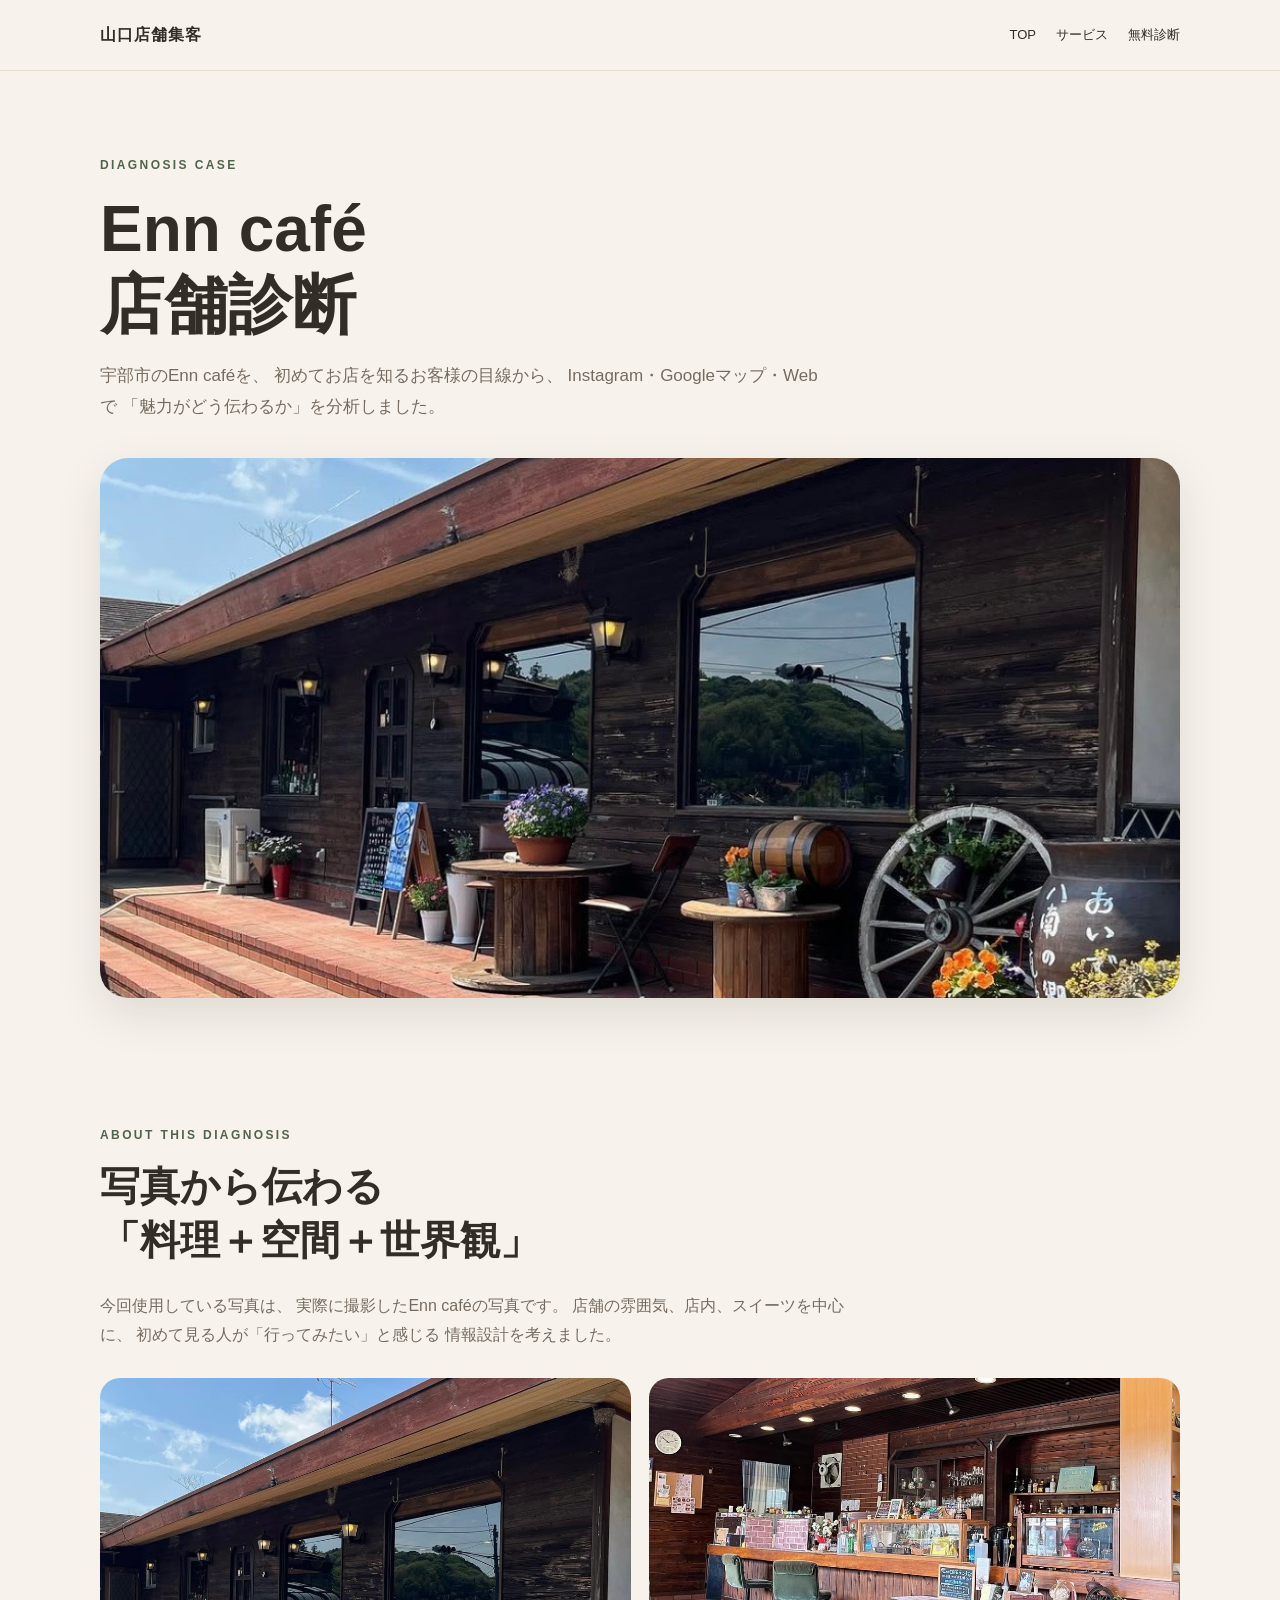
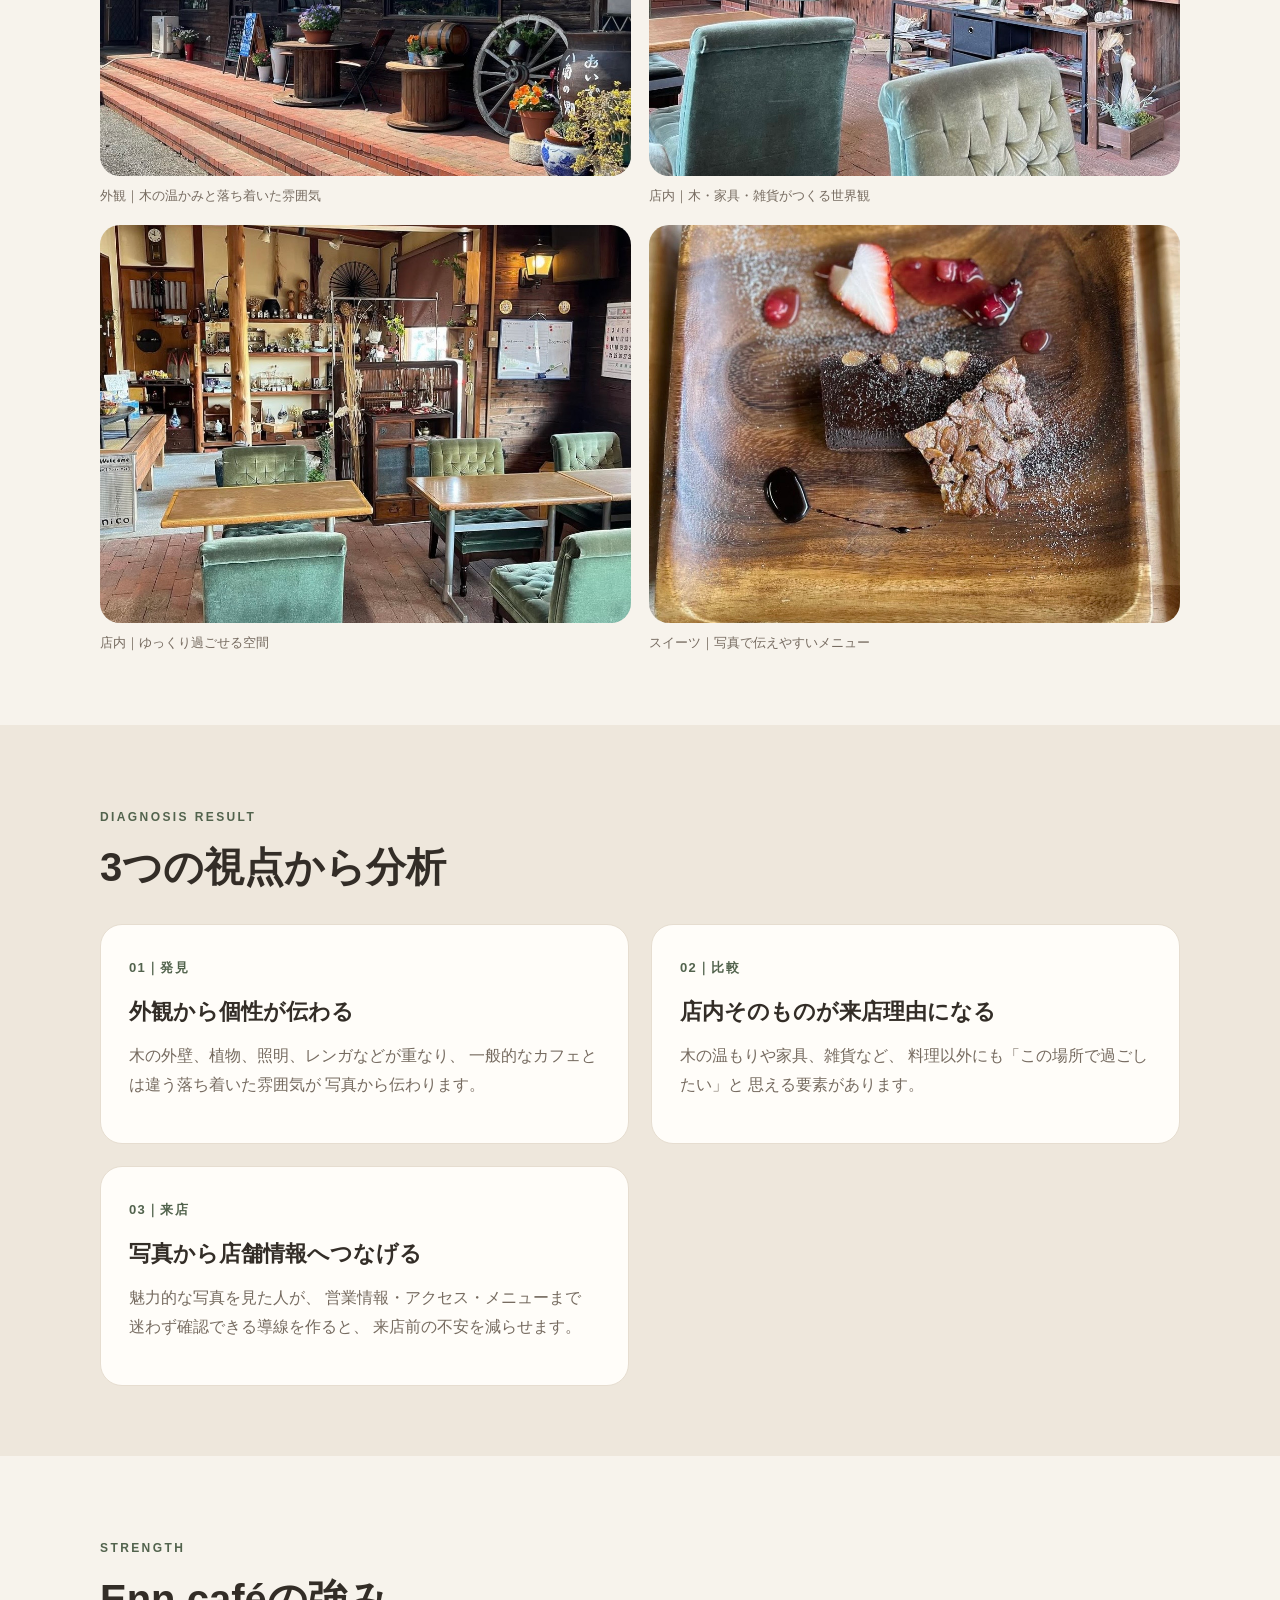
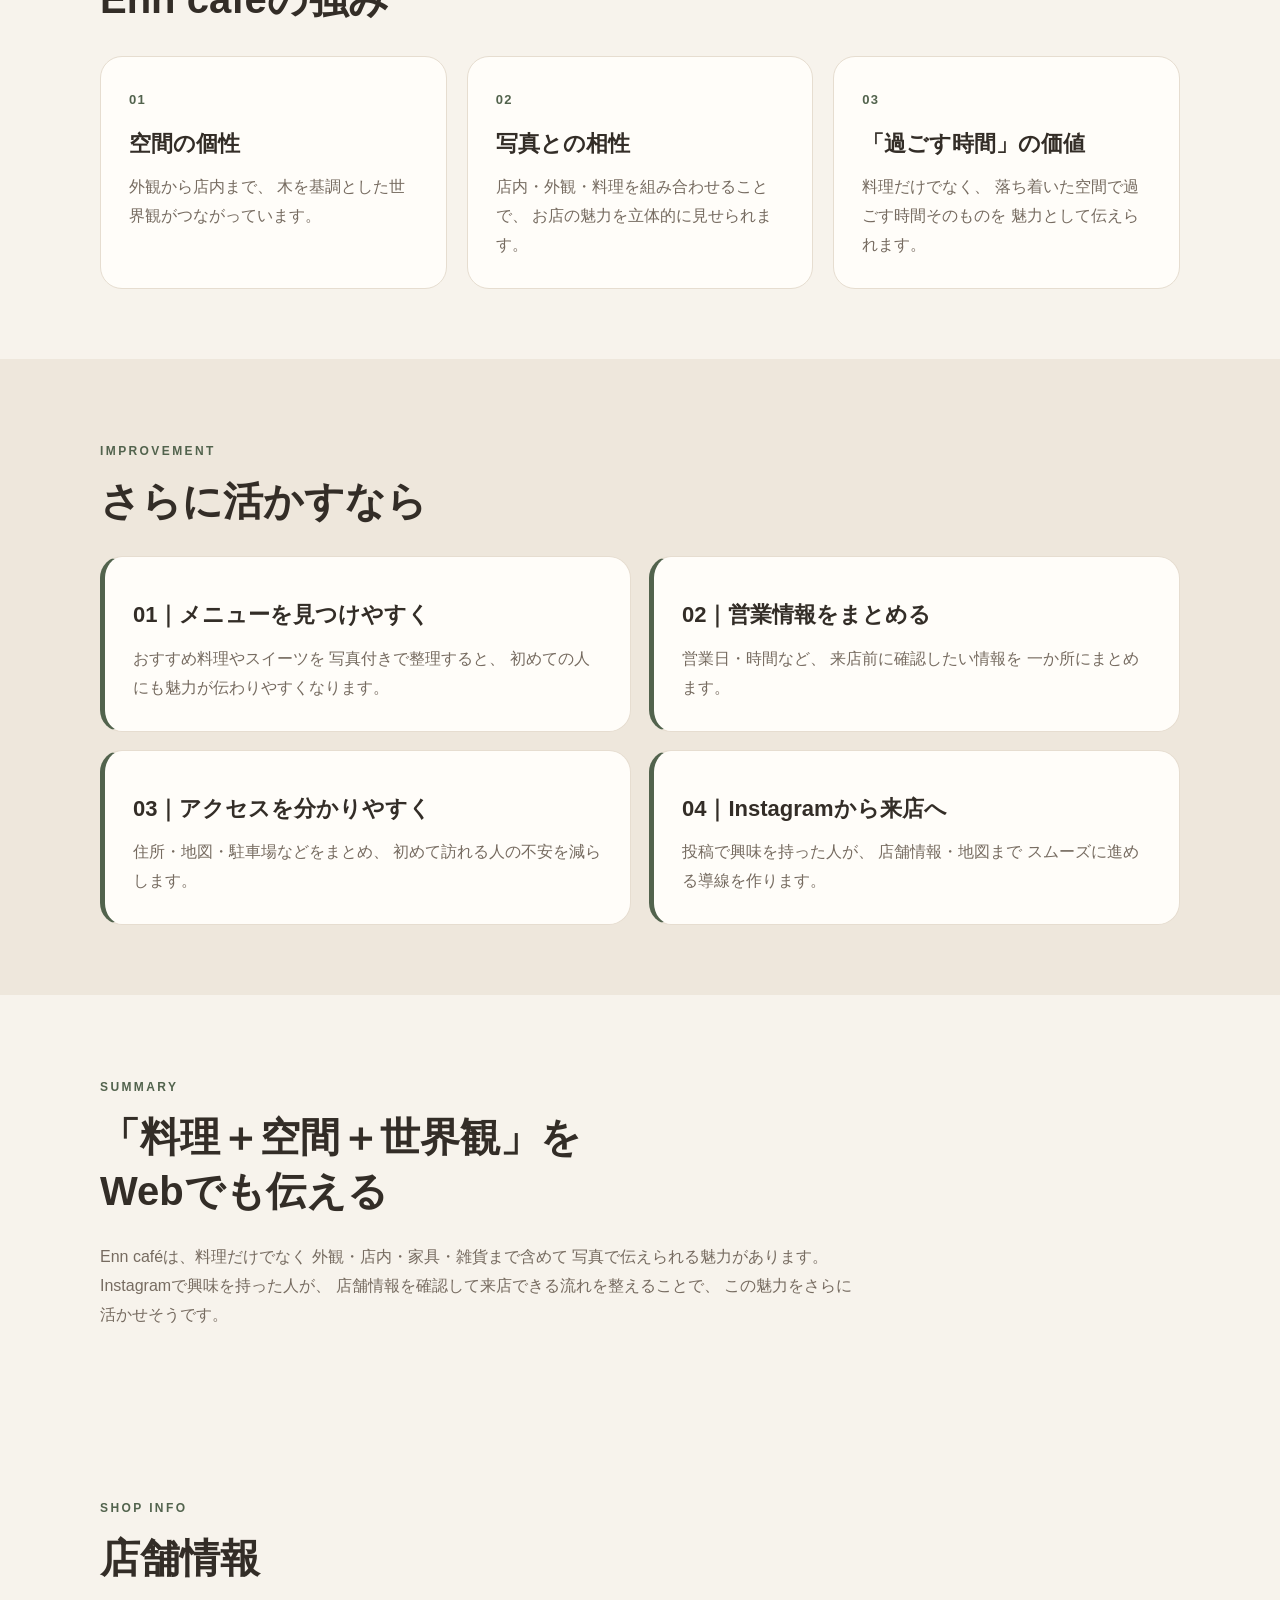
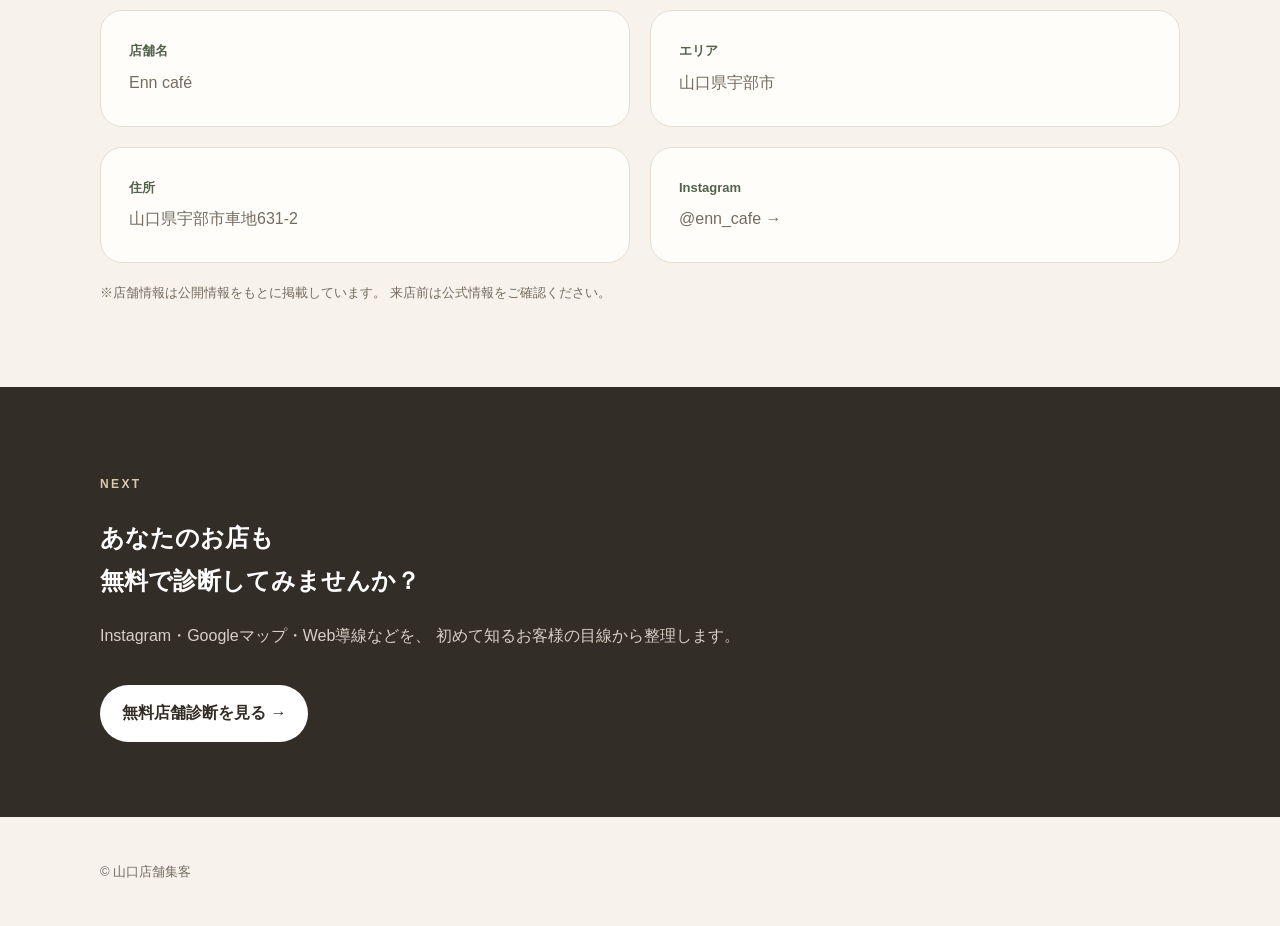
<file: enncafe.html>
<!DOCTYPE html>
<html lang="ja">
<head>
  <meta charset="UTF-8">
  <meta name="viewport" content="width=device-width, initial-scale=1.0">

  <title>Enn café｜店舗診断｜山口店舗集客</title>

  <meta
    name="description"
    content="宇部市のEnn caféを、初めてお店を知るお客様の目線からInstagram・Googleマップ・Web導線などの観点で分析した店舗診断。"
  >

  <style>
    :root {
      --ink: #332d27;
      --muted: #766b60;
      --bg: #f7f3ec;
      --card: #fffdf9;
      --line: #e6ddd0;
      --accent: #52634d;
      --accent-light: #e8dcc2;
    }

    * {
      box-sizing: border-box;
    }

    html {
      scroll-behavior: smooth;
    }

    body {
      margin: 0;
      font-family:
        -apple-system,
        BlinkMacSystemFont,
        "Noto Sans JP",
        "Yu Gothic",
        sans-serif;
      color: var(--ink);
      background: var(--bg);
      line-height: 1.8;
    }

    a {
      color: inherit;
      text-decoration: none;
    }

    img {
      display: block;
      max-width: 100%;
    }

    .container {
      width: min(1080px, calc(100% - 40px));
      margin: 0 auto;
    }

    /* ====================
       HEADER
    ==================== */

    header {
      position: sticky;
      top: 0;
      z-index: 10;
      background: rgba(247, 243, 236, 0.94);
      backdrop-filter: blur(10px);
      border-bottom: 1px solid var(--line);
    }

    .nav {
      min-height: 70px;
      display: flex;
      align-items: center;
      justify-content: space-between;
      gap: 20px;
    }

    .brand {
      font-weight: 800;
      letter-spacing: 0.06em;
    }

    .navlinks {
      display: flex;
      gap: 20px;
      font-size: 13px;
    }

    .navlinks a:hover {
      text-decoration: underline;
    }

    /* ====================
       HERO
    ==================== */

    .hero {
      padding: 72px 0 45px;
    }

    .eyebrow {
      font-size: 12px;
      letter-spacing: 0.2em;
      color: var(--accent);
      font-weight: 800;
    }

    .hero h1 {
      font-size: clamp(34px, 6vw, 64px);
      line-height: 1.2;
      margin: 14px 0;
    }

    .lead {
      color: var(--muted);
      font-size: 17px;
      max-width: 720px;
    }

    .hero-photo {
      margin-top: 36px;
      border-radius: 28px;
      overflow: hidden;
      aspect-ratio: 16 / 8;
      box-shadow: 0 16px 45px rgba(50, 40, 30, 0.12);
    }

    .hero-photo img {
      width: 100%;
      height: 100%;
      object-fit: cover;
    }

    /* ====================
       SECTION
    ==================== */

    .section {
      padding: 70px 0;
    }

    .section.alt {
      background: #eee7dc;
    }

    .section h2 {
      font-size: clamp(26px, 4vw, 40px);
      line-height: 1.35;
      margin: 8px 0 25px;
    }

    .section-intro {
      color: var(--muted);
      max-width: 760px;
    }

    /* ====================
       CARDS
    ==================== */

    .grid3 {
      display: grid;
      grid-template-columns: repeat(3, 1fr);
      gap: 20px;
      margin-top: 30px;
    }

    .card {
      background: var(--card);
      border: 1px solid var(--line);
      border-radius: 22px;
      padding: 28px;
    }

    .num {
      font-size: 13px;
      color: var(--accent);
      font-weight: 800;
      letter-spacing: 0.1em;
    }

    .card h3 {
      font-size: 22px;
      margin: 10px 0;
    }

    .card p {
      color: var(--muted);
      margin: 0;
    }

    /* ====================
       DIAGNOSIS
    ==================== */

    .result {
      display: grid;
      grid-template-columns: 1fr 1fr;
      gap: 22px;
      margin-top: 30px;
    }

    .result .card {
      min-height: 220px;
    }

    /* ====================
       PHOTO
    ==================== */

    .photo-grid {
      display: grid;
      grid-template-columns: repeat(2, 1fr);
      gap: 18px;
      margin-top: 28px;
    }

    .photo-grid figure {
      margin: 0;
    }

    .photo-grid img {
      width: 100%;
      aspect-ratio: 4 / 3;
      object-fit: cover;
      border-radius: 20px;
    }

    .photo-grid figcaption {
      font-size: 13px;
      color: var(--muted);
      margin-top: 8px;
    }

    /* ====================
       IMPROVEMENT
    ==================== */

    .improve {
      display: grid;
      grid-template-columns: repeat(2, 1fr);
      gap: 18px;
      margin-top: 28px;
    }

    .improve .card {
      border-left: 5px solid var(--accent);
    }

    /* ====================
       SHOP INFO
    ==================== */

    .info {
      display: grid;
      grid-template-columns: 1fr 1fr;
      gap: 20px;
    }

    .info .card strong {
      display: block;
      font-size: 13px;
      color: var(--accent);
      margin-bottom: 6px;
    }

    .info .card p {
      margin: 0;
      color: var(--muted);
    }

    /* ====================
       CTA
    ==================== */

    .cta {
      padding: 75px 0;
      background: var(--ink);
      color: #fff;
    }

    .cta p {
      color: #d8d0c6;
    }

    .btn {
      display: inline-block;
      margin-top: 18px;
      padding: 14px 22px;
      border-radius: 999px;
      background: #fff;
      color: var(--ink);
      font-weight: 800;
    }

    /* ====================
       FOOTER
    ==================== */

    footer {
      padding: 30px 0;
      color: var(--muted);
      font-size: 13px;
    }

    /* ====================
       MOBILE
    ==================== */

    @media (max-width: 760px) {

      .container {
        width: min(100% - 28px, 1080px);
      }

      .nav {
        min-height: auto;
        padding: 15px 0;
        align-items: flex-start;
      }

      .navlinks {
        gap: 10px;
        flex-wrap: wrap;
        justify-content: flex-end;
      }

      .hero {
        padding-top: 45px;
      }

      .grid3,
      .result,
      .improve,
      .info {
        grid-template-columns: 1fr;
      }

      .photo-grid {
        grid-template-columns: 1fr;
      }

      .hero-photo {
        aspect-ratio: 4 / 3;
      }

      .section {
        padding: 55px 0;
      }
    }
  </style>
</head>

<body>

  <!-- HEADER -->
  <header>
    <div class="container nav">

      <a class="brand" href="index.html">
        山口店舗集客
      </a>

      <nav class="navlinks">
        <a href="index.html">TOP</a>
        <a href="service.html">サービス</a>
        <a href="diagnosis.html">無料診断</a>
      </nav>

    </div>
  </header>


  <main>

    <!-- HERO -->
    <section class="hero">

      <div class="container">

        <p class="eyebrow">
          DIAGNOSIS CASE
        </p>

        <h1>
          Enn café<br>
          店舗診断
        </h1>

        <p class="lead">
          宇部市のEnn caféを、
          初めてお店を知るお客様の目線から、
          Instagram・Googleマップ・Webで
          「魅力がどう伝わるか」を分析しました。
        </p>

        <div class="hero-photo">
          <img
            src="enncafe-1.jpg"
            alt="Enn café 外観"
          >
        </div>

      </div>

    </section>


    <!-- ABOUT -->
    <section class="section">

      <div class="container">

        <p class="eyebrow">
          ABOUT THIS DIAGNOSIS
        </p>

        <h2>
          写真から伝わる<br>
          「料理＋空間＋世界観」
        </h2>

        <p class="section-intro">
          今回使用している写真は、
          実際に撮影したEnn caféの写真です。
          店舗の雰囲気、店内、スイーツを中心に、
          初めて見る人が「行ってみたい」と感じる
          情報設計を考えました。
        </p>


        <div class="photo-grid">

          <figure>
            <img
              src="enncafe-1.jpg"
              alt="Enn café 外観"
            >
            <figcaption>
              外観｜木の温かみと落ち着いた雰囲気
            </figcaption>
          </figure>


          <figure>
            <img
              src="enncafe-2.jpg"
              alt="Enn café 店内"
            >
            <figcaption>
              店内｜木・家具・雑貨がつくる世界観
            </figcaption>
          </figure>


          <figure>
            <img
              src="enncafe-3.jpg"
              alt="Enn café 店内"
            >
            <figcaption>
              店内｜ゆっくり過ごせる空間
            </figcaption>
          </figure>


          <figure>
            <img
              src="enncafe-4.jpg"
              alt="Enn café チョコテリーヌ"
            >
            <figcaption>
              スイーツ｜写真で伝えやすいメニュー
            </figcaption>
          </figure>

        </div>

      </div>

    </section>


    <!-- DIAGNOSIS RESULT -->
    <section class="section alt">

      <div class="container">

        <p class="eyebrow">
          DIAGNOSIS RESULT
        </p>

        <h2>
          3つの視点から分析
        </h2>


        <div class="result">

          <article class="card">

            <span class="num">
              01｜発見
            </span>

            <h3>
              外観から個性が伝わる
            </h3>

            <p>
              木の外壁、植物、照明、レンガなどが重なり、
              一般的なカフェとは違う落ち着いた雰囲気が
              写真から伝わります。
            </p>

          </article>


          <article class="card">

            <span class="num">
              02｜比較
            </span>

            <h3>
              店内そのものが来店理由になる
            </h3>

            <p>
              木の温もりや家具、雑貨など、
              料理以外にも「この場所で過ごしたい」と
              思える要素があります。
            </p>

          </article>


          <article class="card">

            <span class="num">
              03｜来店
            </span>

            <h3>
              写真から店舗情報へつなげる
            </h3>

            <p>
              魅力的な写真を見た人が、
              営業情報・アクセス・メニューまで
              迷わず確認できる導線を作ると、
              来店前の不安を減らせます。
            </p>

          </article>

        </div>

      </div>

    </section>


    <!-- STRENGTH -->
    <section class="section">

      <div class="container">

        <p class="eyebrow">
          STRENGTH
        </p>

        <h2>
          Enn caféの強み
        </h2>


        <div class="grid3">

          <article class="card">

            <span class="num">
              01
            </span>

            <h3>
              空間の個性
            </h3>

            <p>
              外観から店内まで、
              木を基調とした世界観がつながっています。
            </p>

          </article>


          <article class="card">

            <span class="num">
              02
            </span>

            <h3>
              写真との相性
            </h3>

            <p>
              店内・外観・料理を組み合わせることで、
              お店の魅力を立体的に見せられます。
            </p>

          </article>


          <article class="card">

            <span class="num">
              03
            </span>

            <h3>
              「過ごす時間」の価値
            </h3>

            <p>
              料理だけでなく、
              落ち着いた空間で過ごす時間そのものを
              魅力として伝えられます。
            </p>

          </article>

        </div>

      </div>

    </section>


    <!-- IMPROVEMENT -->
    <section class="section alt">

      <div class="container">

        <p class="eyebrow">
          IMPROVEMENT
        </p>

        <h2>
          さらに活かすなら
        </h2>


        <div class="improve">

          <article class="card">

            <h3>
              01｜メニューを見つけやすく
            </h3>

            <p>
              おすすめ料理やスイーツを
              写真付きで整理すると、
              初めての人にも魅力が伝わりやすくなります。
            </p>

          </article>


          <article class="card">

            <h3>
              02｜営業情報をまとめる
            </h3>

            <p>
              営業日・時間など、
              来店前に確認したい情報を
              一か所にまとめます。
            </p>

          </article>


          <article class="card">

            <h3>
              03｜アクセスを分かりやすく
            </h3>

            <p>
              住所・地図・駐車場などをまとめ、
              初めて訪れる人の不安を減らします。
            </p>

          </article>


          <article class="card">

            <h3>
              04｜Instagramから来店へ
            </h3>

            <p>
              投稿で興味を持った人が、
              店舗情報・地図まで
              スムーズに進める導線を作ります。
            </p>

          </article>

        </div>

      </div>

    </section>


    <!-- SUMMARY -->
    <section class="section">

      <div class="container">

        <p class="eyebrow">
          SUMMARY
        </p>

        <h2>
          「料理＋空間＋世界観」を<br>
          Webでも伝える
        </h2>

        <p class="section-intro">
          Enn caféは、料理だけでなく
          外観・店内・家具・雑貨まで含めて
          写真で伝えられる魅力があります。

          Instagramで興味を持った人が、
          店舗情報を確認して来店できる流れを整えることで、
          この魅力をさらに活かせそうです。
        </p>

      </div>

    </section>


    <!-- SHOP INFO -->
    <section class="section">

      <div class="container">

        <p class="eyebrow">
          SHOP INFO
        </p>

        <h2>
          店舗情報
        </h2>


        <div class="info">

          <div class="card">

            <strong>
              店舗名
            </strong>

            <p>
              Enn café
            </p>

          </div>


          <div class="card">

            <strong>
              エリア
            </strong>

            <p>
              山口県宇部市
            </p>

          </div>


          <div class="card">

            <strong>
              住所
            </strong>

            <p>
              山口県宇部市車地631-2
            </p>

          </div>


          <div class="card">

            <strong>
              Instagram
            </strong>

            <p>
              <a
                href="https://www.instagram.com/enn_cafe/"
                target="_blank"
                rel="noopener"
              >
                @enn_cafe →
              </a>
            </p>

          </div>

        </div>


        <p
          style="
            color:var(--muted);
            font-size:13px;
            margin-top:18px;
          "
        >
          ※店舗情報は公開情報をもとに掲載しています。
          来店前は公式情報をご確認ください。
        </p>

      </div>

    </section>


    <!-- CTA -->
    <section class="cta">

      <div class="container">

        <p
          class="eyebrow"
          style="color:#d9c9a8;"
        >
          NEXT
        </p>

        <h2>
          あなたのお店も<br>
          無料で診断してみませんか？
        </h2>

        <p>
          Instagram・Googleマップ・Web導線などを、
          初めて知るお客様の目線から整理します。
        </p>

        <a
          class="btn"
          href="diagnosis.html"
        >
          無料店舗診断を見る →
        </a>

      </div>

    </section>

  </main>


  <!-- FOOTER -->
  <footer>

    <div class="container">

      <p>
        © 山口店舗集客
      </p>

    </div>

  </footer>

</body>
</html>
</file>
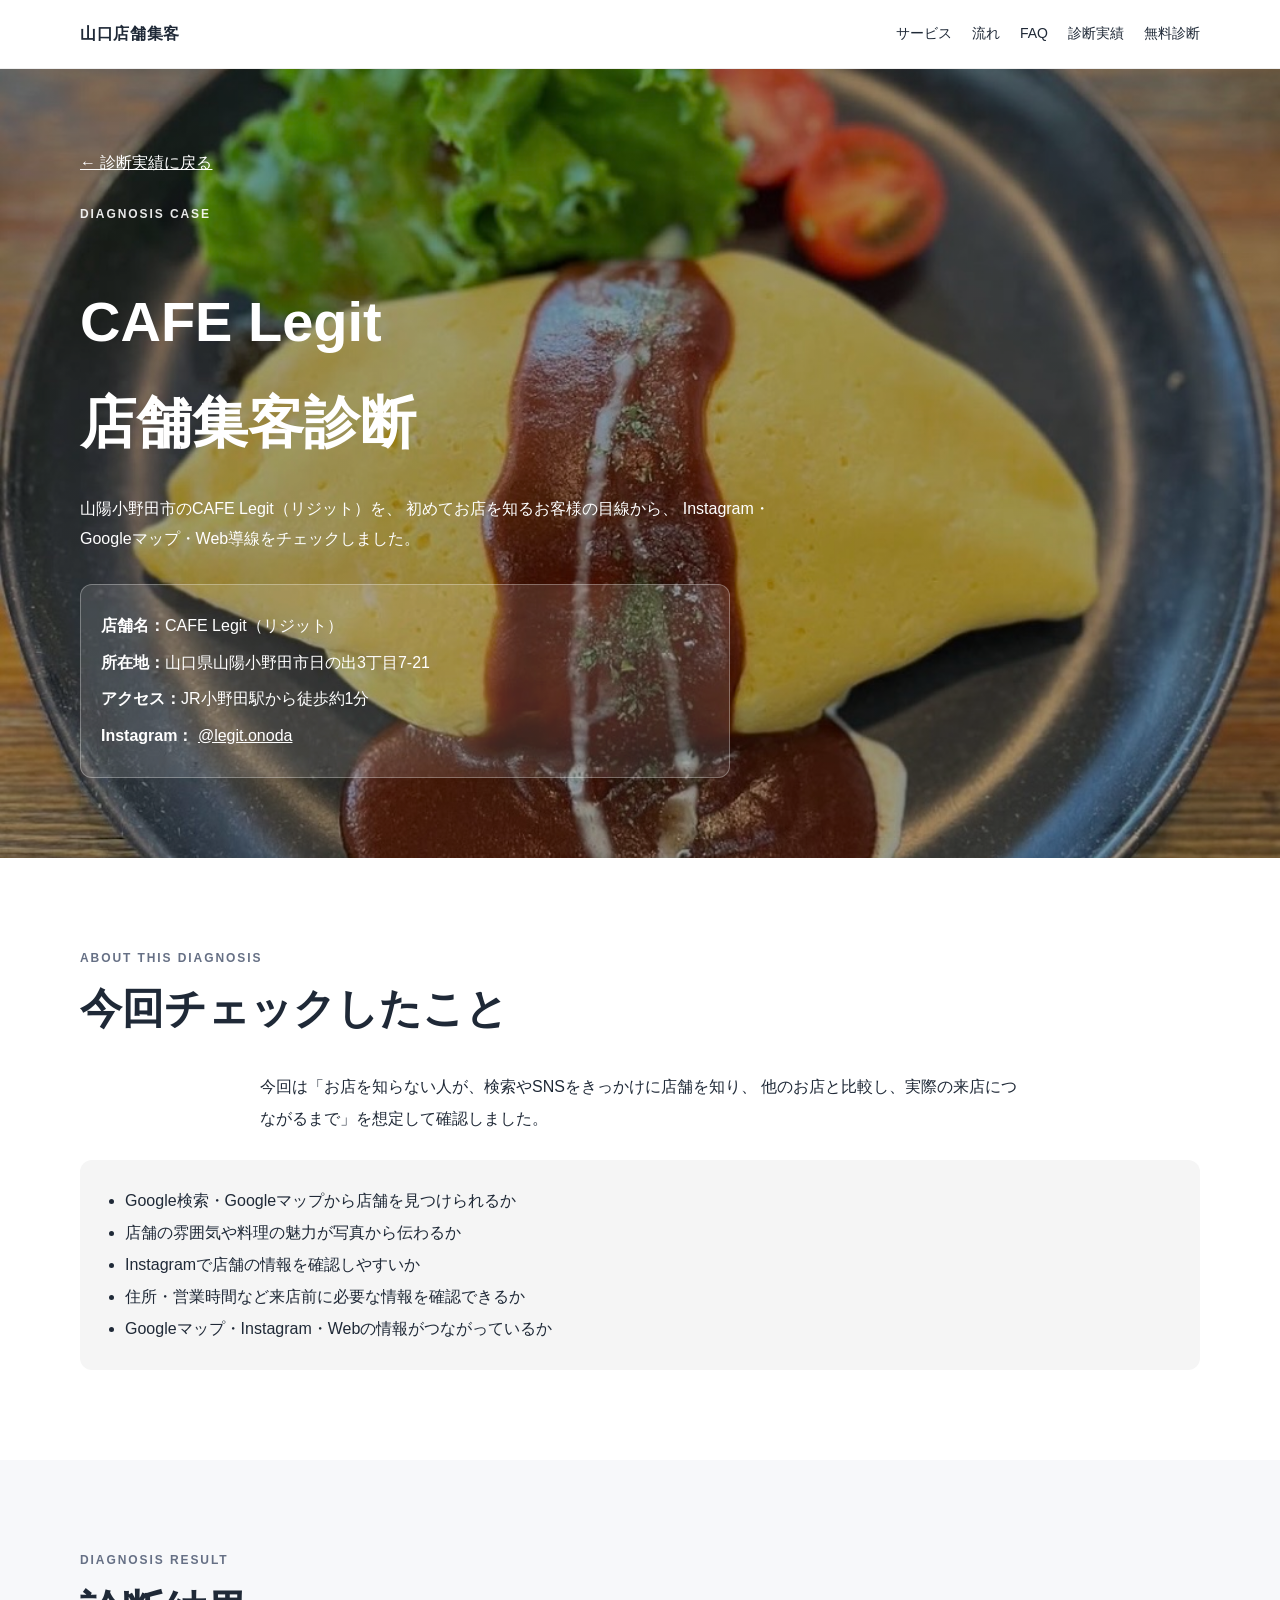
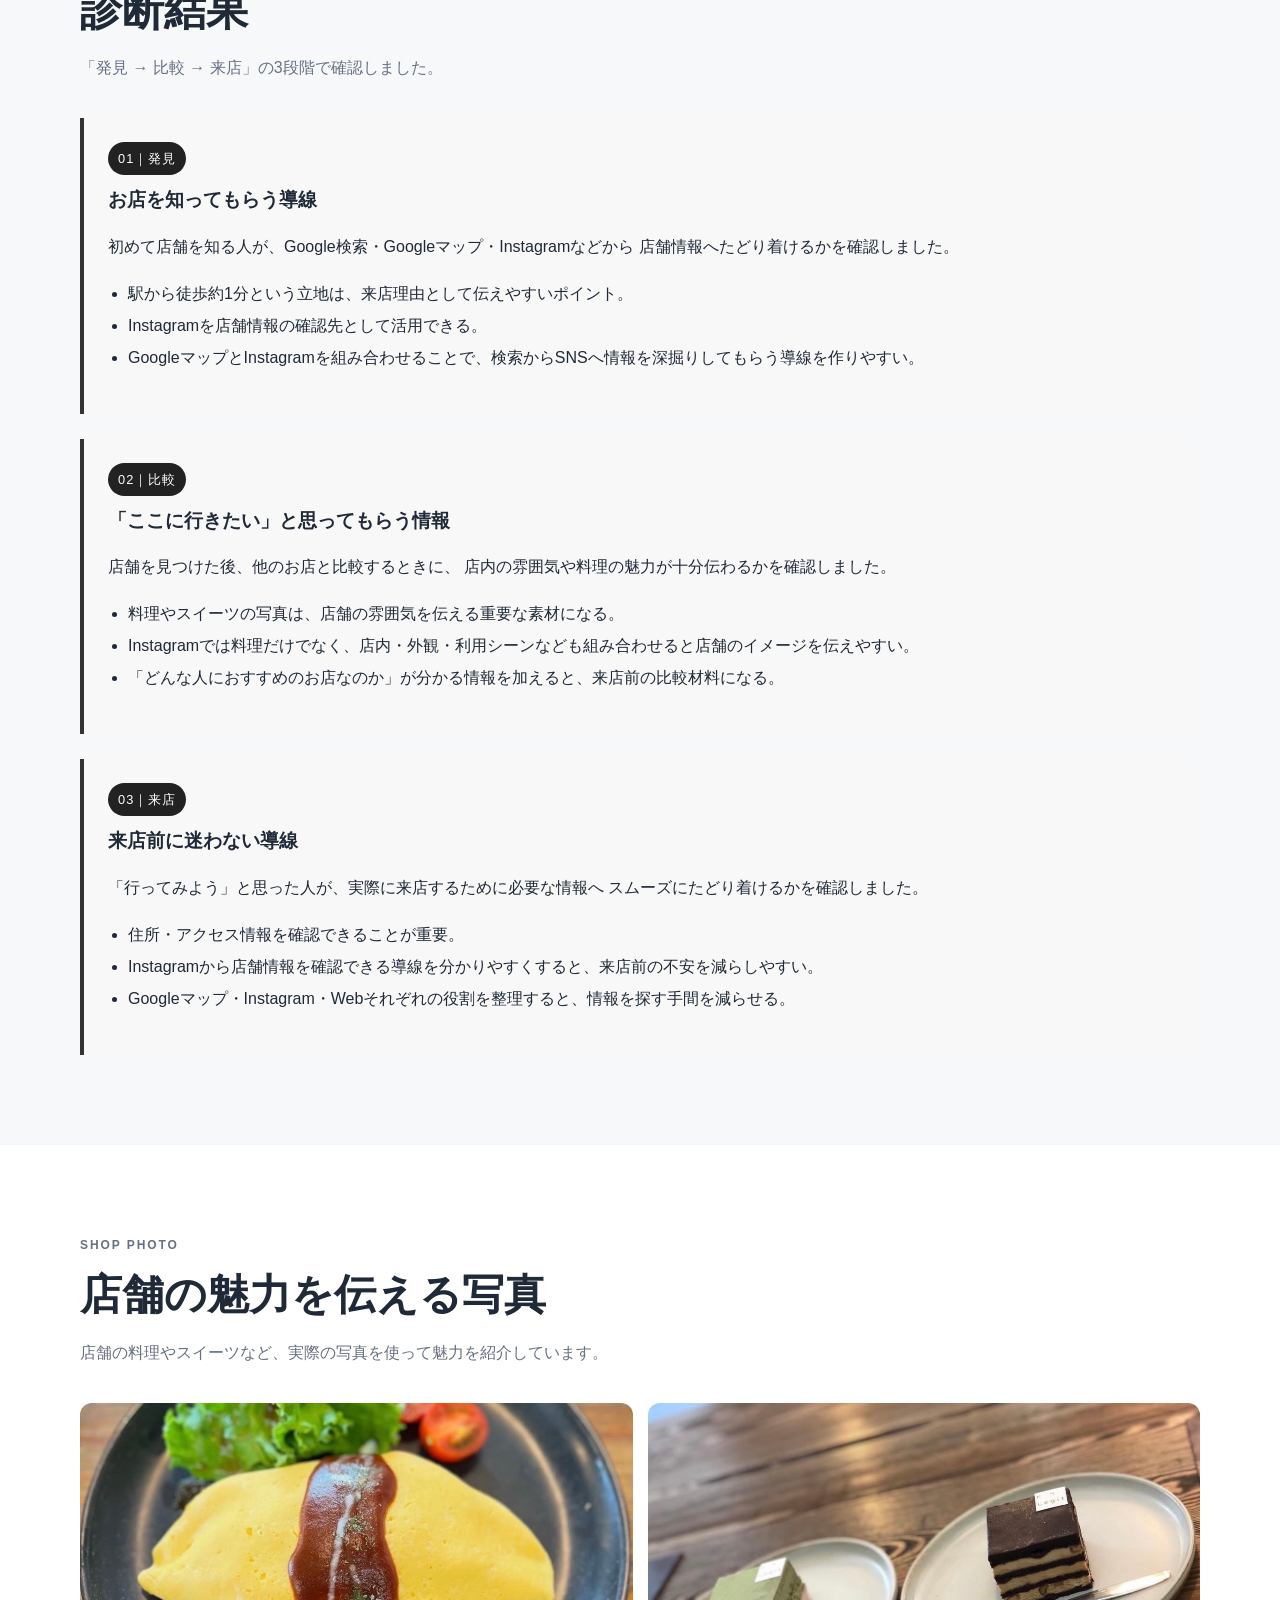
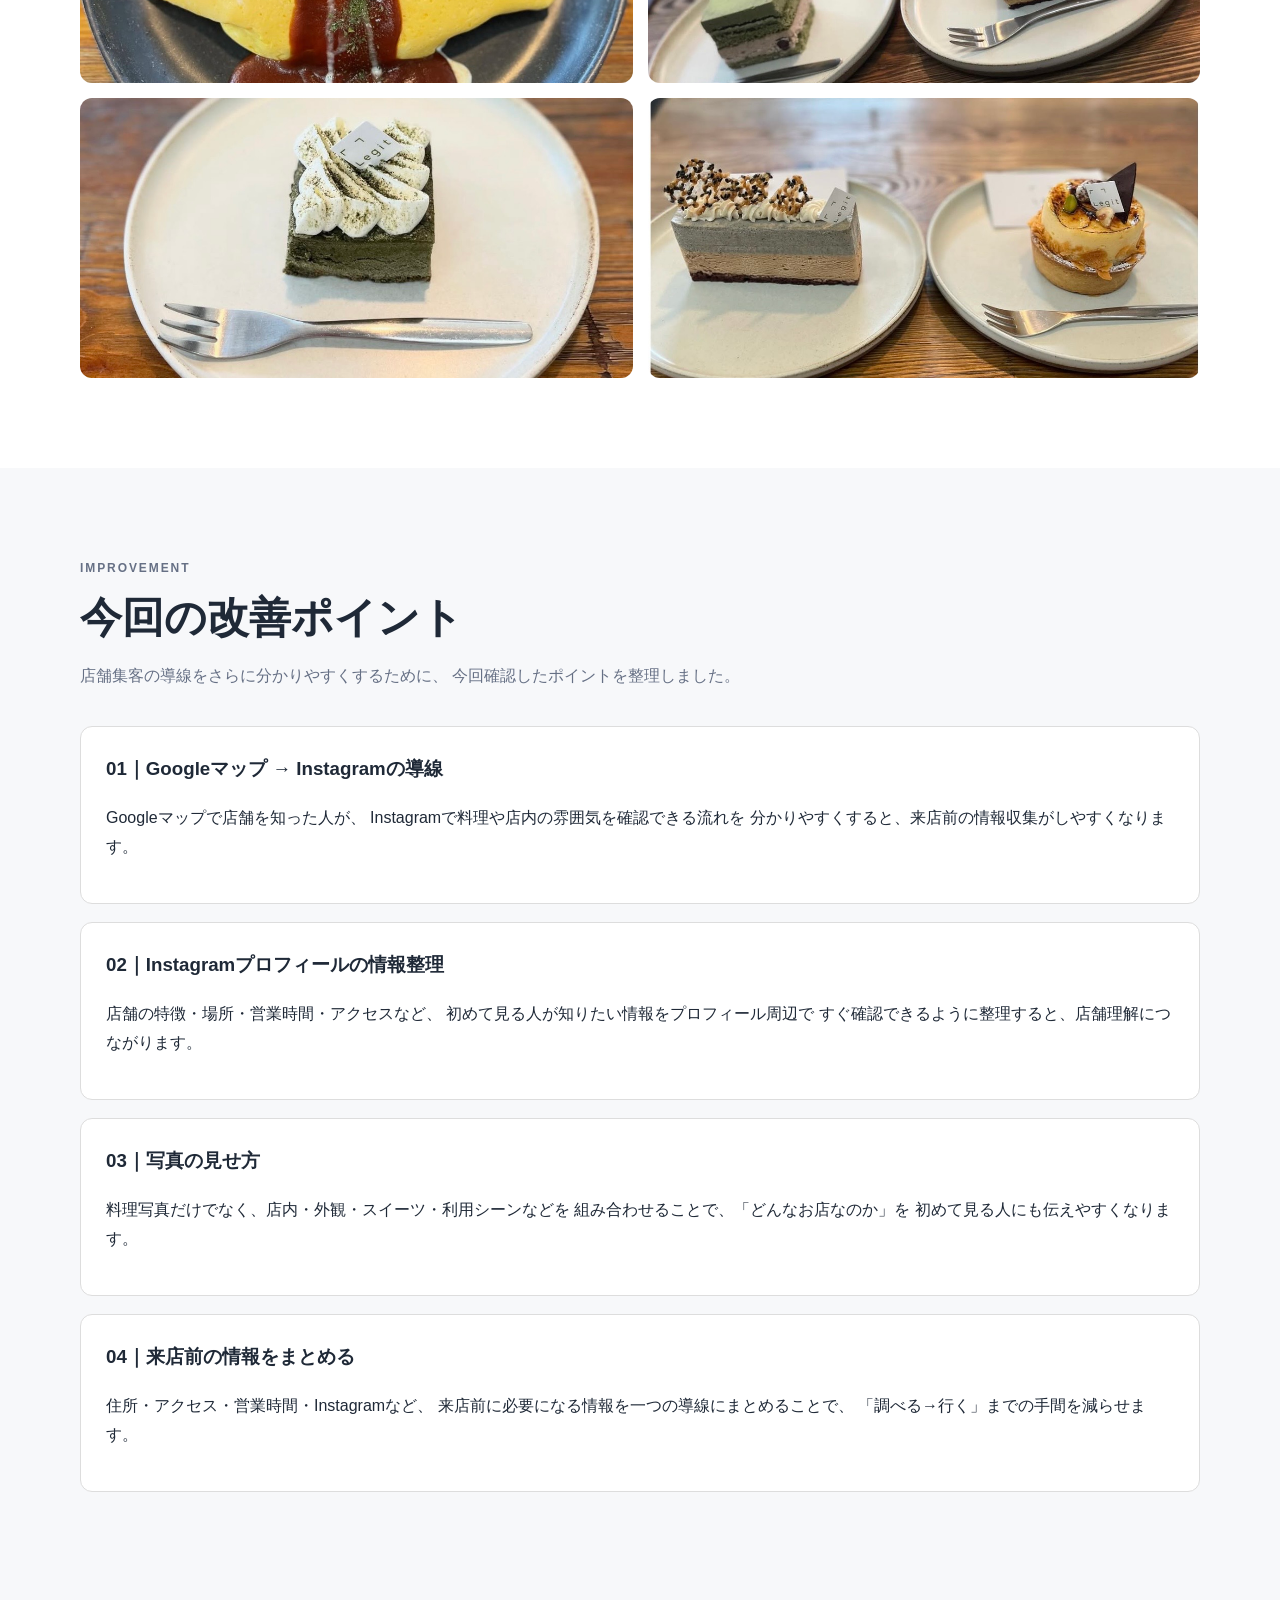
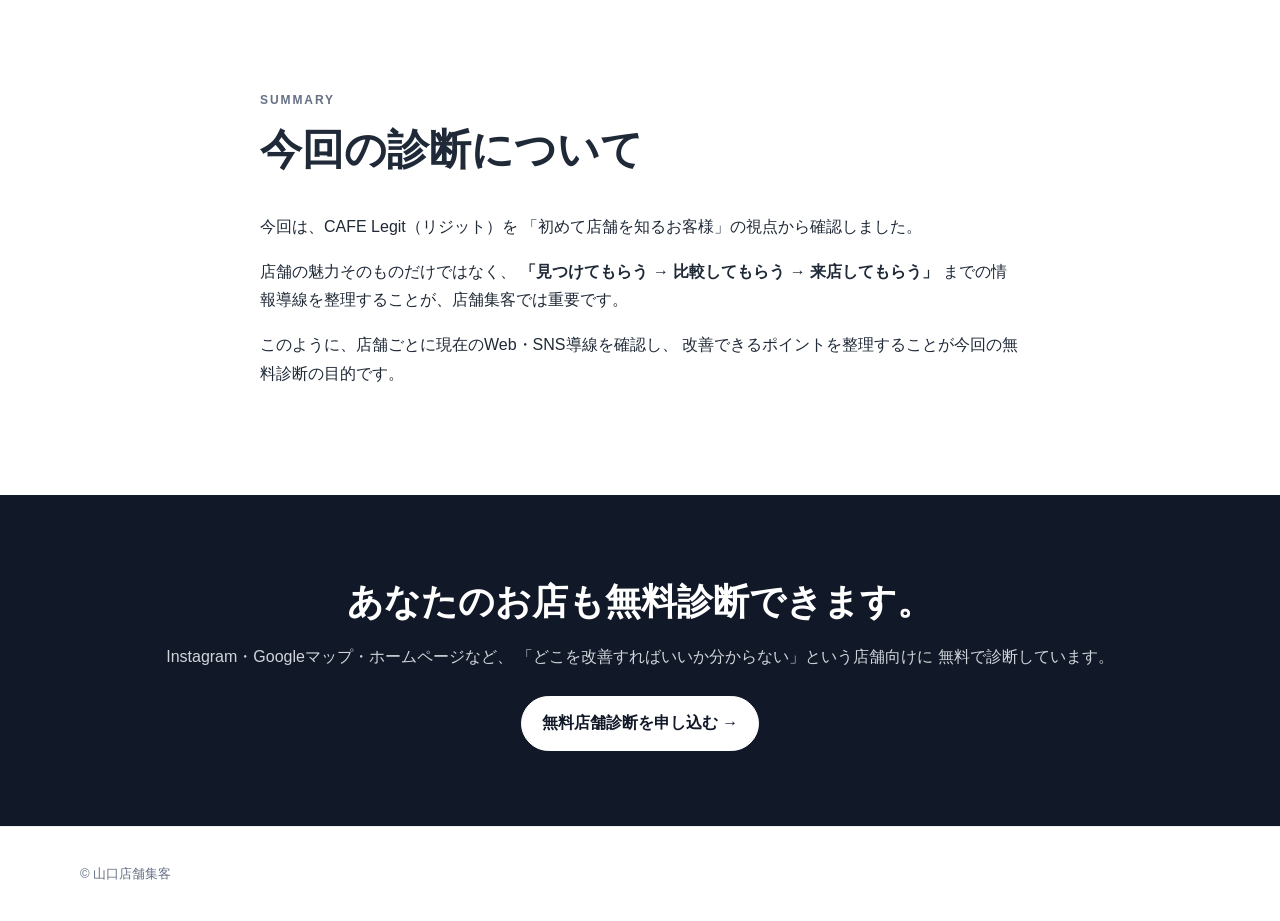
<file: legit.html>
<!DOCTYPE html>
<html lang="ja">
<head>
  <meta charset="UTF-8">
  <meta name="viewport" content="width=device-width, initial-scale=1.0">

  <title>CAFE Legit（リジット）｜店舗集客診断｜山口店舗集客</title>

  <meta
    name="description"
    content="山陽小野田市のCAFE Legit（リジット）を、Instagram・Googleマップ・Web導線の視点から無料診断。店舗を知る→比較する→来店するまでの導線をチェックしました。"
  >

  <link rel="stylesheet" href="style.css">

  <style>
    /* =========================
       CAFE Legit 診断ページ専用
       ========================= */

    .shop-hero {
      padding: 80px 0;
      background:
        linear-gradient(rgba(0,0,0,.35), rgba(0,0,0,.35)),
        url("legit-1.jpeg") center/cover;
      color: #fff;
    }

    .shop-hero .eyebrow {
      color: #fff;
      opacity: .9;
    }

    .shop-hero h1 {
      font-size: clamp(2rem, 5vw, 3.5rem);
      margin-bottom: 20px;
    }

    .shop-hero p {
      max-width: 700px;
      line-height: 1.9;
    }

    .shop-info {
      margin-top: 30px;
      padding: 20px;
      background: rgba(255,255,255,.12);
      border: 1px solid rgba(255,255,255,.3);
      border-radius: 12px;
      max-width: 650px;
    }

    .shop-info p {
      margin: 6px 0;
    }

    .diagnosis-intro {
      max-width: 760px;
      margin: 0 auto;
      line-height: 2;
    }

    .diagnosis-result {
      border-left: 4px solid #333;
      padding: 24px;
      margin-top: 25px;
      background: #f8f8f8;
      border-radius: 0 10px 10px 0;
    }

    .diagnosis-result h3 {
      margin-top: 0;
      margin-bottom: 12px;
    }

    .result-label {
      display: inline-block;
      font-size: .8rem;
      letter-spacing: .08em;
      margin-bottom: 8px;
      padding: 5px 10px;
      border-radius: 20px;
      background: #222;
      color: #fff;
    }

    .point-list {
      padding-left: 20px;
      line-height: 2;
    }

    .improvement-card {
      padding: 25px;
      margin-bottom: 18px;
      border: 1px solid #ddd;
      border-radius: 12px;
      background: #fff;
    }

    .improvement-card h3 {
      margin-top: 0;
    }

    .photo-grid {
      display: grid;
      grid-template-columns: repeat(2, 1fr);
      gap: 15px;
      margin-top: 30px;
    }

    .photo-grid img {
      width: 100%;
      height: 280px;
      object-fit: cover;
      border-radius: 12px;
    }

    .check-box {
      padding: 25px;
      background: #f5f5f5;
      border-radius: 12px;
      margin-top: 25px;
    }

    .check-box ul {
      margin: 0;
      padding-left: 20px;
      line-height: 2;
    }

    .back-link {
      display: inline-block;
      margin-bottom: 25px;
    }

    @media (max-width: 700px) {
      .shop-hero {
        padding: 60px 0;
      }

      .photo-grid {
        grid-template-columns: 1fr;
      }

      .photo-grid img {
        height: 240px;
      }

      .diagnosis-result,
      .improvement-card,
      .check-box {
        padding: 20px;
      }
    }
  </style>
</head>

<body>

<header class="site-header">
  <div class="container nav-wrap">

    <a class="brand" href="index.html">
      山口店舗集客
    </a>

    <nav>
      <a href="service.html">サービス</a>
      <a href="index.html#flow">流れ</a>
      <a href="index.html#faq">FAQ</a>
      <a href="index.html#cases">診断実績</a>
      <a href="diagnosis.html">無料診断</a>
    </nav>

  </div>
</header>

<main>

  <!-- SHOP HERO -->
  <section class="shop-hero">
    <div class="container">

      <a class="back-link" href="index.html#cases">
        ← 診断実績に戻る
      </a>

      <p class="eyebrow">DIAGNOSIS CASE</p>

      <h1>CAFE Legit<br>店舗集客診断</h1>

      <p>
        山陽小野田市のCAFE Legit（リジット）を、
        初めてお店を知るお客様の目線から、
        Instagram・Googleマップ・Web導線をチェックしました。
      </p>

      <div class="shop-info">
        <p><strong>店舗名：</strong>CAFE Legit（リジット）</p>
        <p><strong>所在地：</strong>山口県山陽小野田市日の出3丁目7-21</p>
        <p><strong>アクセス：</strong>JR小野田駅から徒歩約1分</p>
        <p>
          <strong>Instagram：</strong>
          <a
            href="https://www.instagram.com/legit.onoda/"
            target="_blank"
            rel="noopener noreferrer"
          >
            @legit.onoda
          </a>
        </p>
      </div>

    </div>
  </section>


  <!-- DIAGNOSIS OVERVIEW -->
  <section class="section">
    <div class="container">

      <div class="section-head">
        <p class="eyebrow">ABOUT THIS DIAGNOSIS</p>
        <h2>今回チェックしたこと</h2>
      </div>

      <p class="diagnosis-intro">
        今回は「お店を知らない人が、検索やSNSをきっかけに店舗を知り、
        他のお店と比較し、実際の来店につながるまで」を想定して確認しました。
      </p>

      <div class="check-box">
        <ul>
          <li>Google検索・Googleマップから店舗を見つけられるか</li>
          <li>店舗の雰囲気や料理の魅力が写真から伝わるか</li>
          <li>Instagramで店舗の情報を確認しやすいか</li>
          <li>住所・営業時間など来店前に必要な情報を確認できるか</li>
          <li>Googleマップ・Instagram・Webの情報がつながっているか</li>
        </ul>
      </div>

    </div>
  </section>


  <!-- DIAGNOSIS RESULT -->
  <section class="section alt">
    <div class="container">

      <div class="section-head">
        <p class="eyebrow">DIAGNOSIS RESULT</p>
        <h2>診断結果</h2>
        <p>
          「発見 → 比較 → 来店」の3段階で確認しました。
        </p>
      </div>


      <!-- 発見 -->
      <article class="diagnosis-result">

        <span class="result-label">01｜発見</span>

        <h3>お店を知ってもらう導線</h3>

        <p>
          初めて店舗を知る人が、Google検索・Googleマップ・Instagramなどから
          店舗情報へたどり着けるかを確認しました。
        </p>

        <ul class="point-list">
          <li>駅から徒歩約1分という立地は、来店理由として伝えやすいポイント。</li>
          <li>Instagramを店舗情報の確認先として活用できる。</li>
          <li>GoogleマップとInstagramを組み合わせることで、検索からSNSへ情報を深掘りしてもらう導線を作りやすい。</li>
        </ul>

      </article>


      <!-- 比較 -->
      <article class="diagnosis-result">

        <span class="result-label">02｜比較</span>

        <h3>「ここに行きたい」と思ってもらう情報</h3>

        <p>
          店舗を見つけた後、他のお店と比較するときに、
          店内の雰囲気や料理の魅力が十分伝わるかを確認しました。
        </p>

        <ul class="point-list">
          <li>料理やスイーツの写真は、店舗の雰囲気を伝える重要な素材になる。</li>
          <li>Instagramでは料理だけでなく、店内・外観・利用シーンなども組み合わせると店舗のイメージを伝えやすい。</li>
          <li>「どんな人におすすめのお店なのか」が分かる情報を加えると、来店前の比較材料になる。</li>
        </ul>

      </article>


      <!-- 来店 -->
      <article class="diagnosis-result">

        <span class="result-label">03｜来店</span>

        <h3>来店前に迷わない導線</h3>

        <p>
          「行ってみよう」と思った人が、実際に来店するために必要な情報へ
          スムーズにたどり着けるかを確認しました。
        </p>

        <ul class="point-list">
          <li>住所・アクセス情報を確認できることが重要。</li>
          <li>Instagramから店舗情報を確認できる導線を分かりやすくすると、来店前の不安を減らしやすい。</li>
          <li>Googleマップ・Instagram・Webそれぞれの役割を整理すると、情報を探す手間を減らせる。</li>
        </ul>

      </article>

    </div>
  </section>


  <!-- PHOTOS -->
  <section class="section">
    <div class="container">

      <div class="section-head">
        <p class="eyebrow">SHOP PHOTO</p>
        <h2>店舗の魅力を伝える写真</h2>
        <p>
          店舗の料理やスイーツなど、実際の写真を使って魅力を紹介しています。
        </p>
      </div>

      <div class="photo-grid">

        <img
          src="legit-1.jpeg"
          alt="CAFE Legitのオムライス"
        >

        <img
          src="legit-2.jpeg.jpg"
          alt="CAFE Legitのケーキ"
        >

        <img
          src="legit-3.jpeg.jpg"
          alt="CAFE Legitのスイーツ"
        >

        <img
          src="legit-4.jpeg.jpg"
          alt="CAFE Legitのスイーツとコーヒー"
        >

      </div>

    </div>
  </section>


  <!-- IMPROVEMENT -->
  <section class="section alt">
    <div class="container">

      <div class="section-head">
        <p class="eyebrow">IMPROVEMENT</p>
        <h2>今回の改善ポイント</h2>
        <p>
          店舗集客の導線をさらに分かりやすくするために、
          今回確認したポイントを整理しました。
        </p>
      </div>


      <div class="improvement-card">

        <h3>01｜Googleマップ → Instagramの導線</h3>

        <p>
          Googleマップで店舗を知った人が、
          Instagramで料理や店内の雰囲気を確認できる流れを
          分かりやすくすると、来店前の情報収集がしやすくなります。
        </p>

      </div>


      <div class="improvement-card">

        <h3>02｜Instagramプロフィールの情報整理</h3>

        <p>
          店舗の特徴・場所・営業時間・アクセスなど、
          初めて見る人が知りたい情報をプロフィール周辺で
          すぐ確認できるように整理すると、店舗理解につながります。
        </p>

      </div>


      <div class="improvement-card">

        <h3>03｜写真の見せ方</h3>

        <p>
          料理写真だけでなく、店内・外観・スイーツ・利用シーンなどを
          組み合わせることで、「どんなお店なのか」を
          初めて見る人にも伝えやすくなります。
        </p>

      </div>


      <div class="improvement-card">

        <h3>04｜来店前の情報をまとめる</h3>

        <p>
          住所・アクセス・営業時間・Instagramなど、
          来店前に必要になる情報を一つの導線にまとめることで、
          「調べる→行く」までの手間を減らせます。
        </p>

      </div>

    </div>
  </section>


  <!-- SUMMARY -->
  <section class="section">
    <div class="container narrow">

      <div class="section-head">
        <p class="eyebrow">SUMMARY</p>
        <h2>今回の診断について</h2>
      </div>

      <p>
        今回は、CAFE Legit（リジット）を
        「初めて店舗を知るお客様」の視点から確認しました。
      </p>

      <p>
        店舗の魅力そのものだけではなく、
        <strong>「見つけてもらう → 比較してもらう → 来店してもらう」</strong>
        までの情報導線を整理することが、店舗集客では重要です。
      </p>

      <p>
        このように、店舗ごとに現在のWeb・SNS導線を確認し、
        改善できるポイントを整理することが今回の無料診断の目的です。
      </p>

    </div>
  </section>


  <!-- CTA -->
  <section class="cta">
    <div class="container">

      <h2>あなたのお店も無料診断できます。</h2>

      <p>
        Instagram・Googleマップ・ホームページなど、
        「どこを改善すればいいか分からない」という店舗向けに
        無料で診断しています。
      </p>

      <a class="btn primary" href="diagnosis.html">
        無料店舗診断を申し込む →
      </a>

    </div>
  </section>

</main>


<footer class="footer">
  <div class="container">
    <p>© 山口店舗集客</p>
  </div>
</footer>

</body>
</html>
</file>
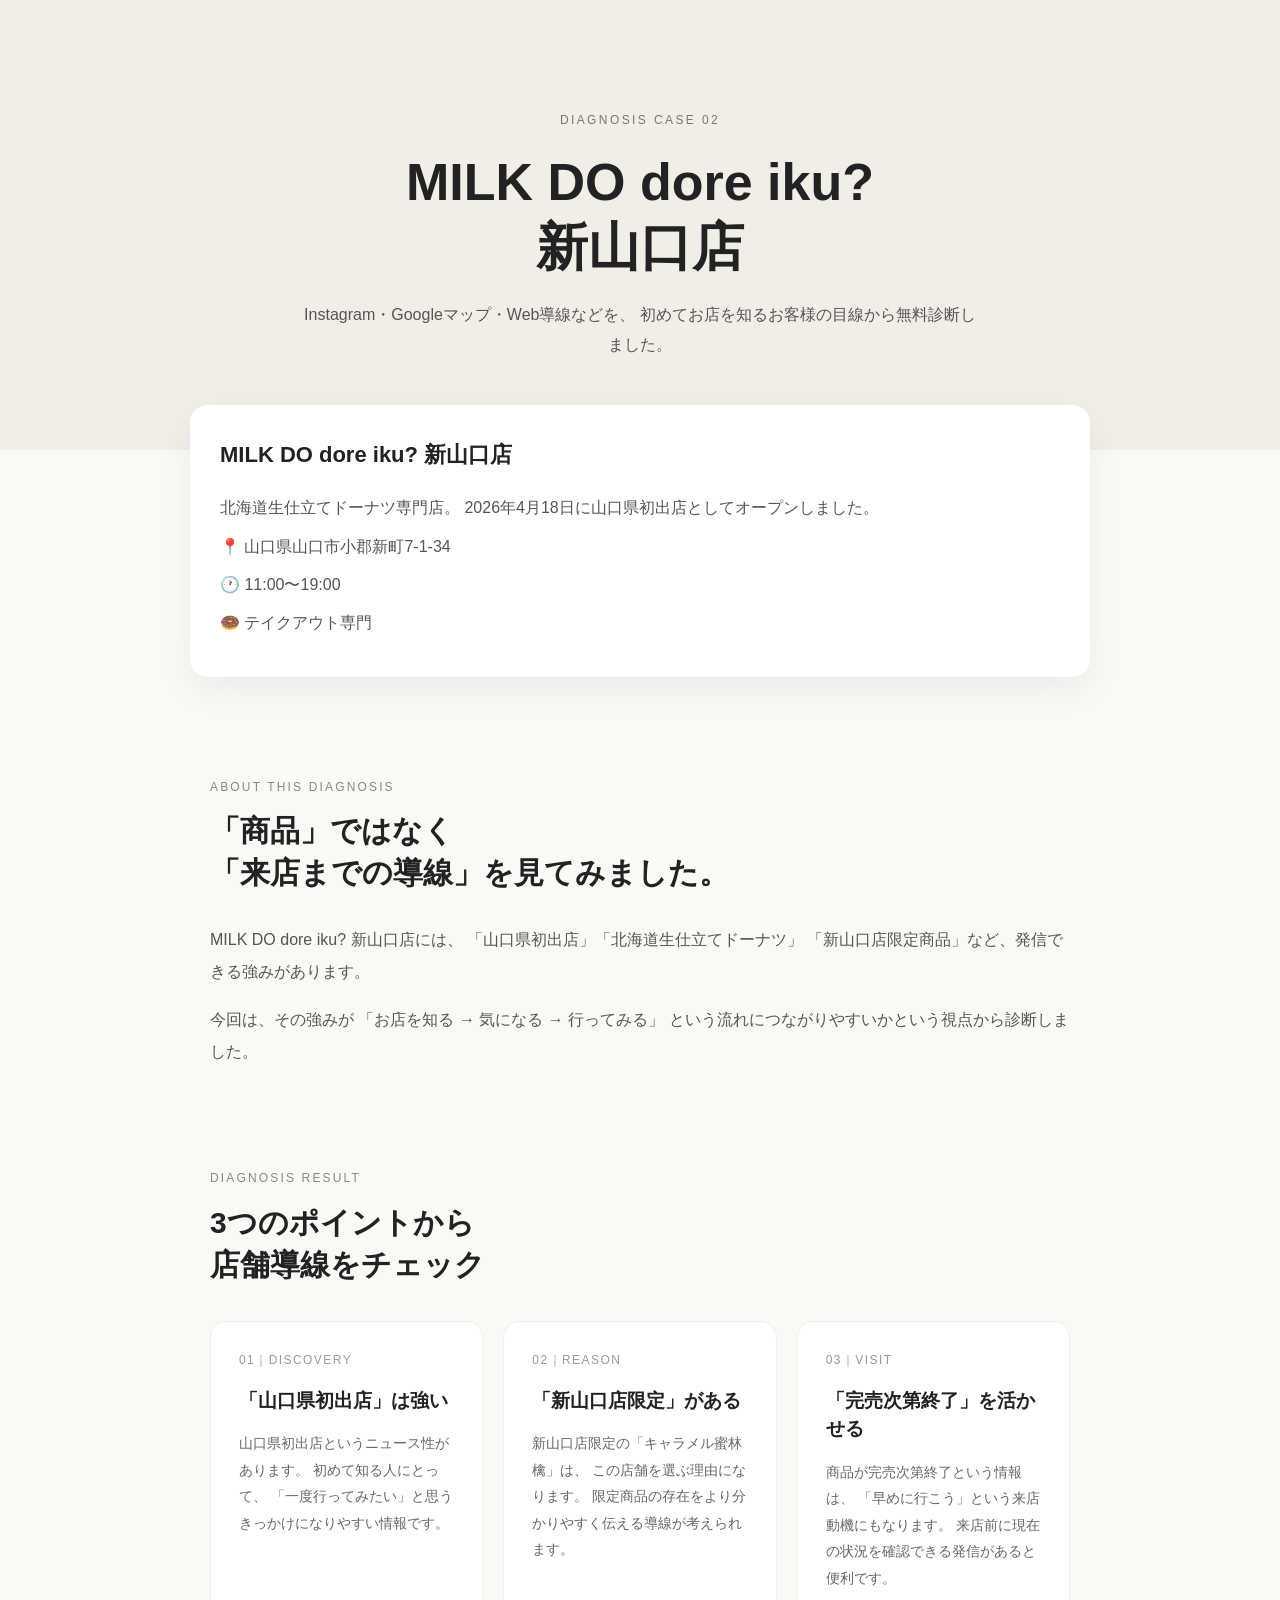
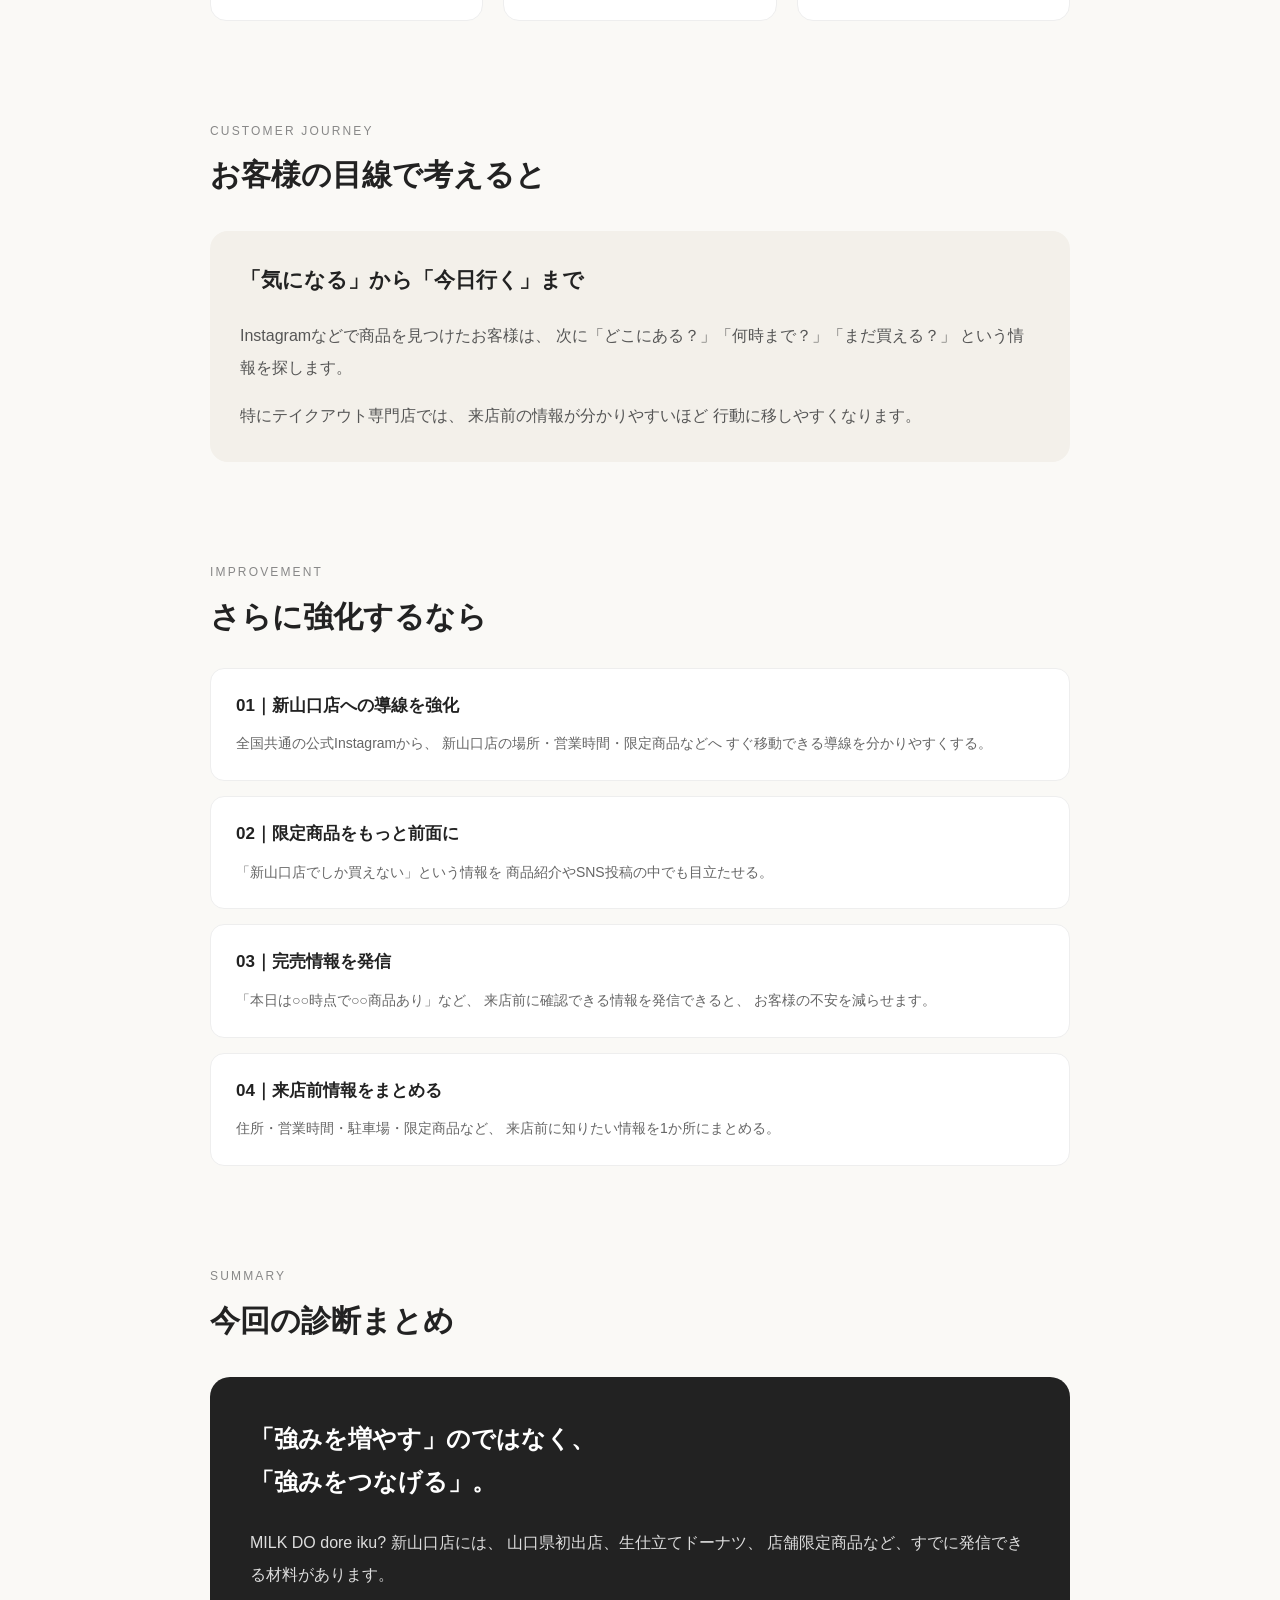
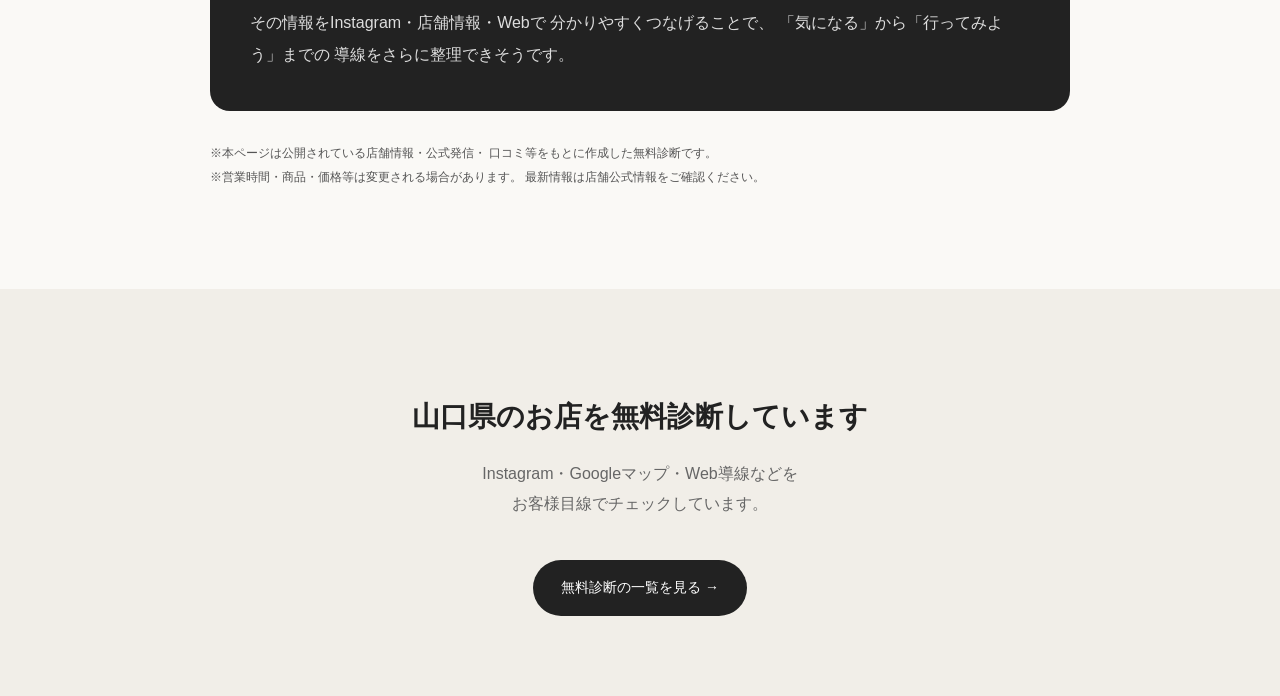
<file: milkdo.html>
<!DOCTYPE html>
<html lang="ja">
<head>
  <meta charset="UTF-8">
  <meta name="viewport" content="width=device-width, initial-scale=1.0">

  <title>MILK DO dore iku? 新山口店｜無料店舗診断 | 山口店舗AI</title>

  <meta
    name="description"
    content="MILK DO dore iku? 新山口店を、Instagram・Googleマップ・Web導線の視点から無料診断。店舗の強みと来店につながる改善ポイントを整理しました。"
  >

  <link rel="stylesheet" href="style.css">

  <style>
    .diagnosis-page {
      background: #faf9f6;
      color: #222;
    }

    .diagnosis-hero {
      padding: 110px 20px 90px;
      background: #f1eee8;
      text-align: center;
    }

    .diagnosis-eyebrow {
      font-size: 12px;
      letter-spacing: 0.2em;
      color: #777;
      margin-bottom: 18px;
    }

    .diagnosis-hero h1 {
      font-size: clamp(30px, 6vw, 52px);
      line-height: 1.25;
      margin: 0 0 20px;
      font-weight: 700;
    }

    .diagnosis-hero p {
      max-width: 680px;
      margin: 0 auto;
      line-height: 1.9;
      color: #555;
    }

    .shop-info {
      max-width: 900px;
      margin: -45px auto 0;
      padding: 30px;
      background: #fff;
      border-radius: 18px;
      box-shadow: 0 12px 35px rgba(0,0,0,0.06);
      position: relative;
    }

    .shop-info h2 {
      margin-top: 0;
      font-size: 22px;
    }

    .shop-info p {
      line-height: 1.9;
      color: #555;
      margin: 8px 0;
    }

    .diagnosis-section {
      max-width: 900px;
      margin: 100px auto;
      padding: 0 20px;
    }

    .section-label {
      font-size: 12px;
      letter-spacing: 0.18em;
      color: #888;
      margin-bottom: 12px;
    }

    .diagnosis-section h2 {
      font-size: 30px;
      margin: 0 0 30px;
      line-height: 1.4;
    }

    .diagnosis-section > p {
      line-height: 2;
      color: #555;
    }

    .diagnosis-card-grid {
      display: grid;
      grid-template-columns: repeat(3, 1fr);
      gap: 20px;
      margin-top: 35px;
    }

    .diagnosis-card {
      background: #fff;
      border-radius: 16px;
      padding: 28px;
      border: 1px solid #eee;
    }

    .diagnosis-card-number {
      font-size: 12px;
      letter-spacing: 0.12em;
      color: #999;
      margin-bottom: 15px;
    }

    .diagnosis-card h3 {
      font-size: 19px;
      line-height: 1.5;
      margin: 0 0 15px;
    }

    .diagnosis-card p {
      font-size: 14px;
      line-height: 1.9;
      color: #666;
      margin: 0;
    }

    .highlight-box {
      margin-top: 35px;
      padding: 30px;
      background: #f3f0ea;
      border-radius: 18px;
    }

    .highlight-box h3 {
      margin-top: 0;
      font-size: 21px;
    }

    .highlight-box p {
      line-height: 2;
      color: #555;
      margin-bottom: 0;
    }

    .improvement-list {
      display: grid;
      gap: 15px;
      margin-top: 30px;
    }

    .improvement-item {
      background: #fff;
      border: 1px solid #eee;
      border-radius: 14px;
      padding: 22px 25px;
    }

    .improvement-item strong {
      display: block;
      margin-bottom: 8px;
      font-size: 17px;
    }

    .improvement-item span {
      font-size: 14px;
      line-height: 1.8;
      color: #666;
    }

    .summary-box {
      background: #222;
      color: #fff;
      border-radius: 20px;
      padding: 40px;
      margin-top: 35px;
    }

    .summary-box h3 {
      margin-top: 0;
      font-size: 24px;
    }

    .summary-box p {
      line-height: 2;
      color: #ddd;
      margin-bottom: 0;
    }

    .source-note {
      margin-top: 30px;
      font-size: 12px;
      color: #999;
      line-height: 1.8;
    }

    .cta-area {
      margin-top: 100px;
      padding: 80px 20px;
      background: #f1eee8;
      text-align: center;
    }

    .cta-area h2 {
      font-size: 28px;
      margin-bottom: 15px;
    }

    .cta-area p {
      color: #666;
      line-height: 1.9;
    }

    .cta-button {
      display: inline-block;
      margin-top: 25px;
      padding: 15px 28px;
      background: #222;
      color: #fff;
      text-decoration: none;
      border-radius: 999px;
      font-size: 14px;
    }

    @media (max-width: 700px) {
      .diagnosis-hero {
        padding: 80px 20px 70px;
      }

      .shop-info {
        margin: -30px 15px 0;
        padding: 25px;
      }

      .diagnosis-section {
        margin: 75px auto;
      }

      .diagnosis-card-grid {
        grid-template-columns: 1fr;
      }

      .summary-box {
        padding: 30px 25px;
      }
    }
  </style>
</head>

<body class="diagnosis-page">

  <!-- HERO -->
  <section class="diagnosis-hero">
    <div class="diagnosis-eyebrow">
      DIAGNOSIS CASE 02
    </div>

    <h1>
      MILK DO dore iku?<br>
      新山口店
    </h1>

    <p>
      Instagram・Googleマップ・Web導線などを、
      初めてお店を知るお客様の目線から無料診断しました。
    </p>
  </section>


  <!-- SHOP INFO -->
  <section class="shop-info">

    <h2>MILK DO dore iku? 新山口店</h2>

    <p>
      北海道生仕立てドーナツ専門店。
      2026年4月18日に山口県初出店としてオープンしました。
    </p>

    <p>
      📍 山口県山口市小郡新町7-1-34
    </p>

    <p>
      🕐 11:00〜19:00
    </p>

    <p>
      🍩 テイクアウト専門
    </p>

  </section>


  <!-- ABOUT -->
  <section class="diagnosis-section">

    <div class="section-label">
      ABOUT THIS DIAGNOSIS
    </div>

    <h2>
      「商品」ではなく<br>
      「来店までの導線」を見てみました。
    </h2>

    <p>
      MILK DO dore iku? 新山口店には、
      「山口県初出店」「北海道生仕立てドーナツ」
      「新山口店限定商品」など、発信できる強みがあります。
    </p>

    <p>
      今回は、その強みが
      「お店を知る → 気になる → 行ってみる」
      という流れにつながりやすいかという視点から診断しました。
    </p>

  </section>


  <!-- DIAGNOSIS -->
  <section class="diagnosis-section">

    <div class="section-label">
      DIAGNOSIS RESULT
    </div>

    <h2>
      3つのポイントから<br>
      店舗導線をチェック
    </h2>

    <div class="diagnosis-card-grid">

      <div class="diagnosis-card">
        <div class="diagnosis-card-number">
          01｜DISCOVERY
        </div>

        <h3>
          「山口県初出店」は強い
        </h3>

        <p>
          山口県初出店というニュース性があります。
          初めて知る人にとって、
          「一度行ってみたい」と思うきっかけになりやすい情報です。
        </p>
      </div>


      <div class="diagnosis-card">
        <div class="diagnosis-card-number">
          02｜REASON
        </div>

        <h3>
          「新山口店限定」がある
        </h3>

        <p>
          新山口店限定の「キャラメル蜜林檎」は、
          この店舗を選ぶ理由になります。
          限定商品の存在をより分かりやすく伝える導線が考えられます。
        </p>
      </div>


      <div class="diagnosis-card">
        <div class="diagnosis-card-number">
          03｜VISIT
        </div>

        <h3>
          「完売次第終了」を活かせる
        </h3>

        <p>
          商品が完売次第終了という情報は、
          「早めに行こう」という来店動機にもなります。
          来店前に現在の状況を確認できる発信があると便利です。
        </p>
      </div>

    </div>

  </section>


  <!-- CUSTOMER JOURNEY -->
  <section class="diagnosis-section">

    <div class="section-label">
      CUSTOMER JOURNEY
    </div>

    <h2>
      お客様の目線で考えると
    </h2>

    <div class="highlight-box">

      <h3>
        「気になる」から「今日行く」まで
      </h3>

      <p>
        Instagramなどで商品を見つけたお客様は、
        次に「どこにある？」「何時まで？」「まだ買える？」
        という情報を探します。
      </p>

      <p>
        特にテイクアウト専門店では、
        来店前の情報が分かりやすいほど
        行動に移しやすくなります。
      </p>

    </div>

  </section>


  <!-- IMPROVEMENT -->
  <section class="diagnosis-section">

    <div class="section-label">
      IMPROVEMENT
    </div>

    <h2>
      さらに強化するなら
    </h2>

    <div class="improvement-list">

      <div class="improvement-item">
        <strong>
          01｜新山口店への導線を強化
        </strong>

        <span>
          全国共通の公式Instagramから、
          新山口店の場所・営業時間・限定商品などへ
          すぐ移動できる導線を分かりやすくする。
        </span>
      </div>


      <div class="improvement-item">
        <strong>
          02｜限定商品をもっと前面に
        </strong>

        <span>
          「新山口店でしか買えない」という情報を
          商品紹介やSNS投稿の中でも目立たせる。
        </span>
      </div>


      <div class="improvement-item">
        <strong>
          03｜完売情報を発信
        </strong>

        <span>
          「本日は○○時点で○○商品あり」など、
          来店前に確認できる情報を発信できると、
          お客様の不安を減らせます。
        </span>
      </div>


      <div class="improvement-item">
        <strong>
          04｜来店前情報をまとめる
        </strong>

        <span>
          住所・営業時間・駐車場・限定商品など、
          来店前に知りたい情報を1か所にまとめる。
        </span>
      </div>

    </div>

  </section>


  <!-- SUMMARY -->
  <section class="diagnosis-section">

    <div class="section-label">
      SUMMARY
    </div>

    <h2>
      今回の診断まとめ
    </h2>

    <div class="summary-box">

      <h3>
        「強みを増やす」のではなく、<br>
        「強みをつなげる」。
      </h3>

      <p>
        MILK DO dore iku? 新山口店には、
        山口県初出店、生仕立てドーナツ、
        店舗限定商品など、すでに発信できる材料があります。
      </p>

      <p>
        その情報をInstagram・店舗情報・Webで
        分かりやすくつなげることで、
        「気になる」から「行ってみよう」までの
        導線をさらに整理できそうです。
      </p>

    </div>

    <p class="source-note">
      ※本ページは公開されている店舗情報・公式発信・
      口コミ等をもとに作成した無料診断です。<br>
      ※営業時間・商品・価格等は変更される場合があります。
      最新情報は店舗公式情報をご確認ください。
    </p>

  </section>


  <!-- CTA -->
  <section class="cta-area">

    <h2>
      山口県のお店を無料診断しています
    </h2>

    <p>
      Instagram・Googleマップ・Web導線などを<br>
      お客様目線でチェックしています。
    </p>

    <a href="diagnosis.html" class="cta-button">
      無料診断の一覧を見る →
    </a>

  </section>


</body>
</html>
</file>
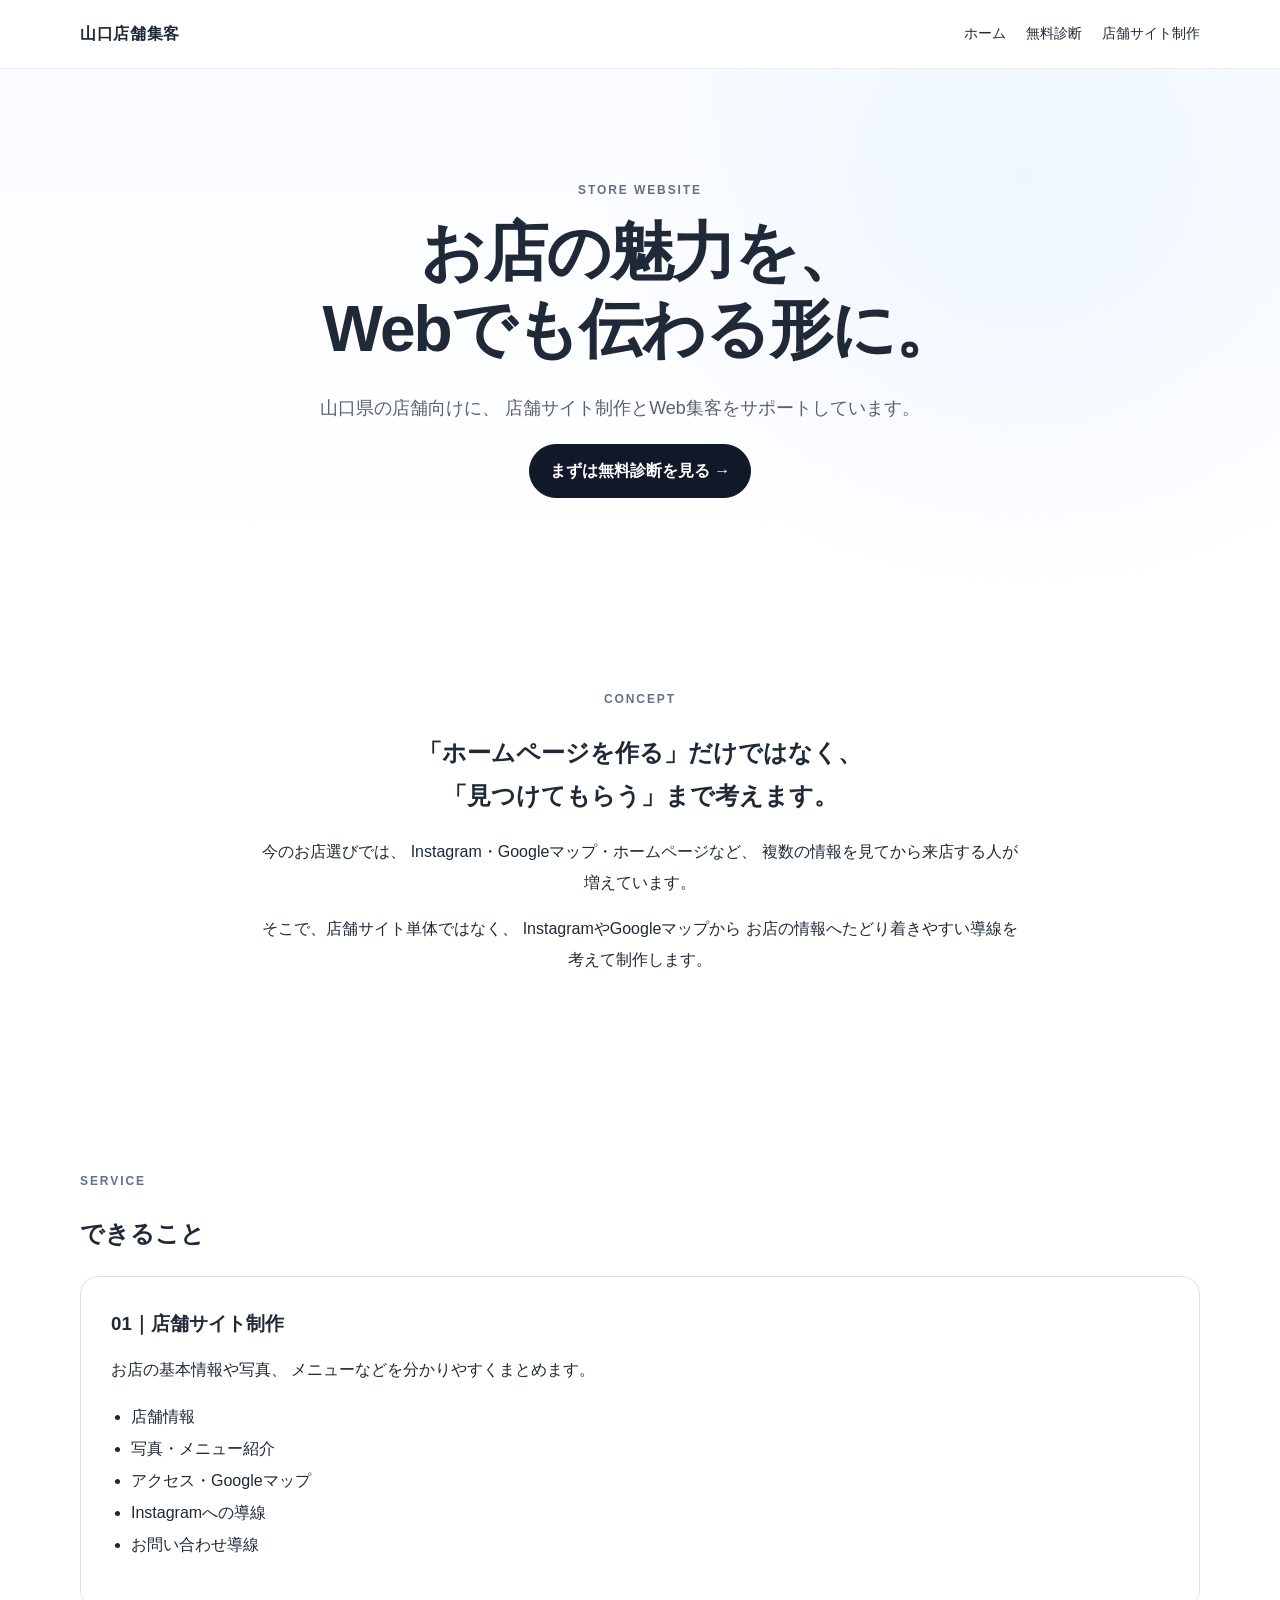
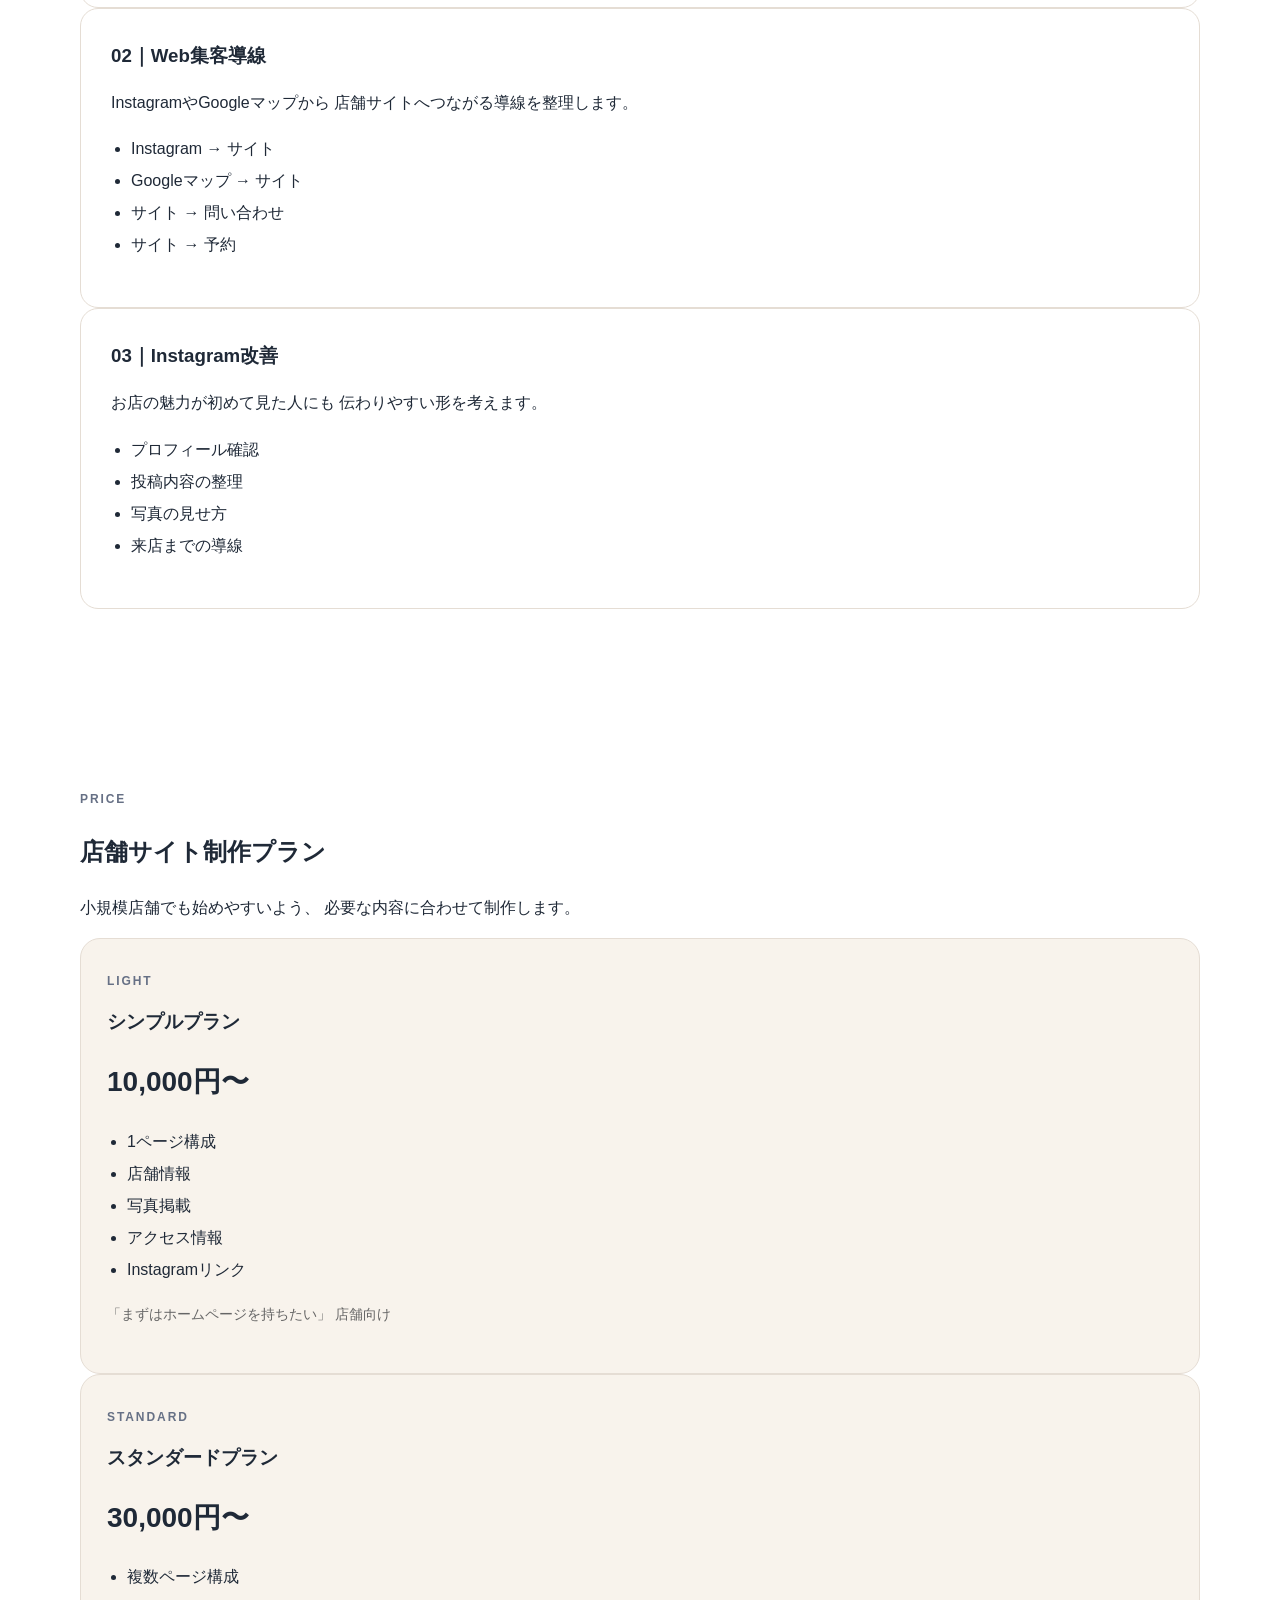
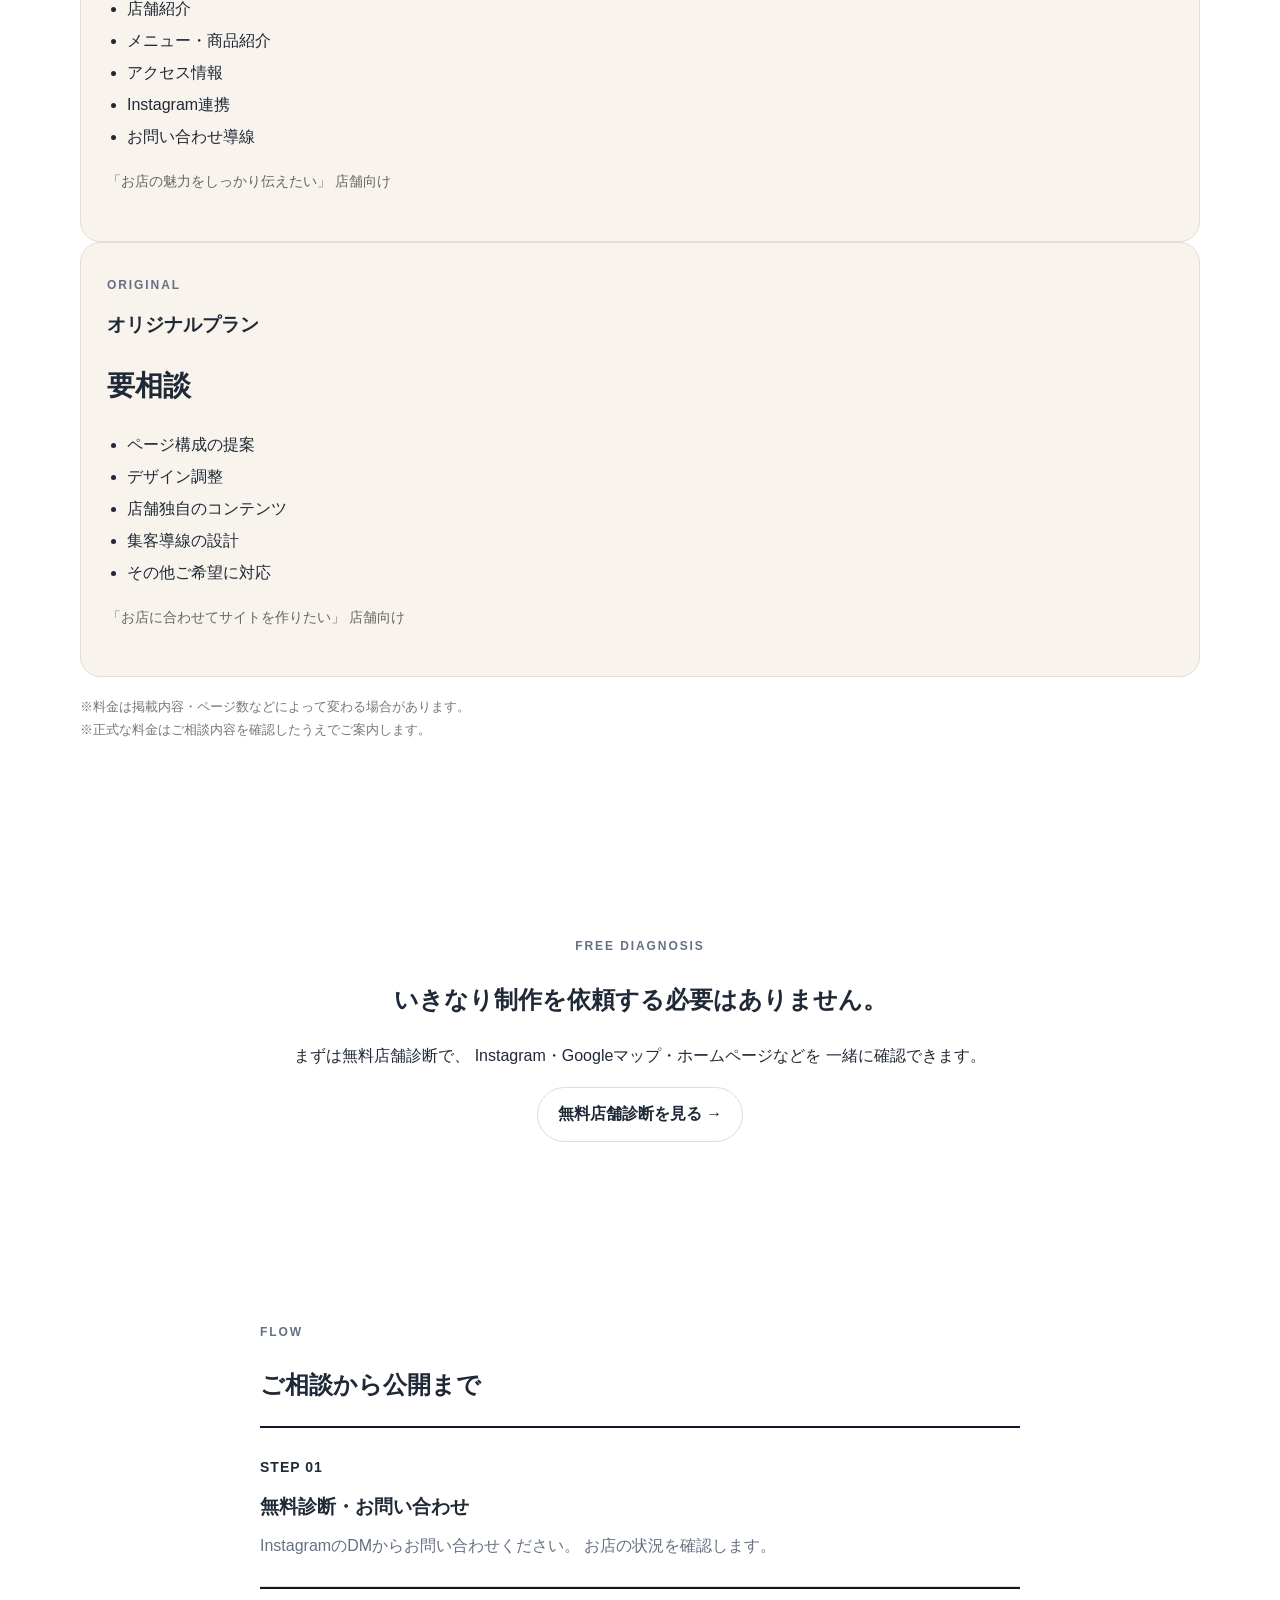
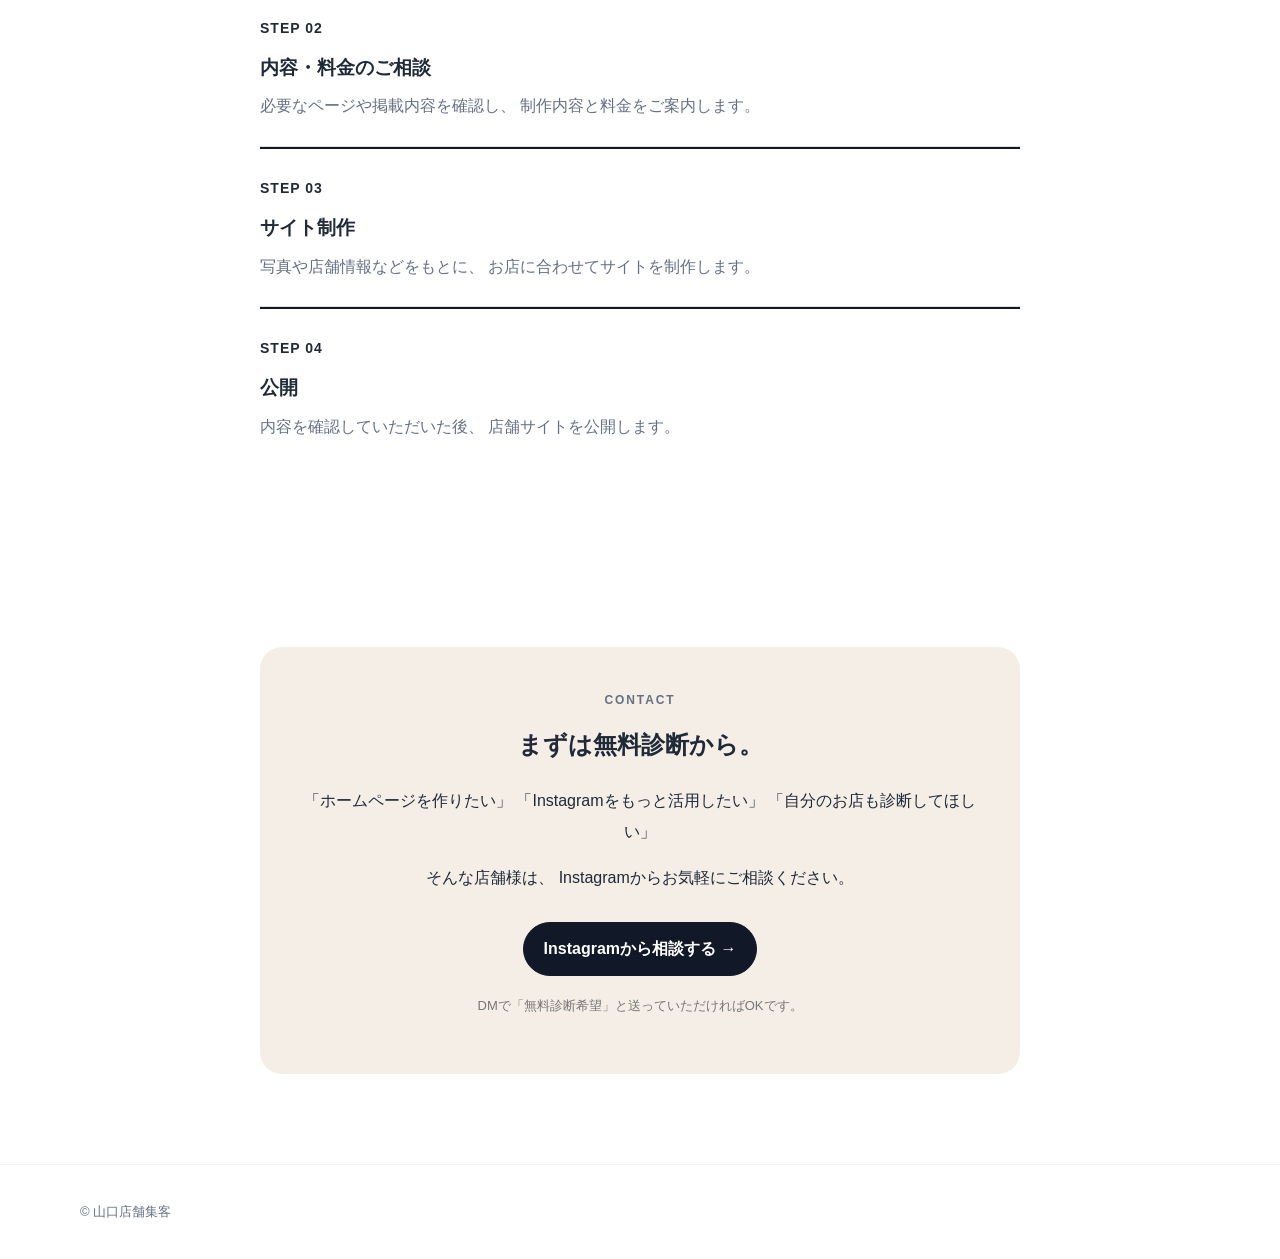
<file: service.html>
<!DOCTYPE html>
<html lang="ja">
<head>
  <meta charset="UTF-8">
  <meta name="viewport" content="width=device-width, initial-scale=1.0">

  <title>店舗サイト制作・集客サポート｜山口店舗集客</title>

  <meta name="description"
    content="山口県の店舗向けに、店舗サイト制作・Instagram・GoogleマップなどWeb集客をサポート。小規模店舗でも始めやすい料金で対応します。">

  <link rel="stylesheet" href="style.css">

  <style>
    .service-intro {
      max-width: 760px;
      margin: 0 auto;
      text-align: center;
    }

    .service-intro p {
      line-height: 1.9;
    }

    .service-card {
      height: 100%;
      padding: 30px;
      border: 1px solid #e5ddd4;
      border-radius: 18px;
      background: #fff;
    }

    .service-card h3 {
      margin-top: 0;
      margin-bottom: 14px;
    }

    .service-card p {
      line-height: 1.8;
    }

    .service-card ul {
      padding-left: 20px;
      line-height: 2;
    }

    .price-card {
      height: 100%;
      padding: 32px 26px;
      border-radius: 20px;
      background: #f8f3ec;
      border: 1px solid #e5ddd4;
    }

    .price-card h3 {
      margin-top: 0;
    }

    .price {
      font-size: 28px;
      font-weight: bold;
      margin: 18px 0;
    }

    .price-card ul {
      padding-left: 20px;
      line-height: 2;
    }

    .recommended {
      margin-top: 14px;
      font-size: 14px;
      color: #666;
    }

    .step {
      padding: 25px 0;
      border-bottom: 1px solid #e5ddd4;
    }

    .step:last-child {
      border-bottom: none;
    }

    .step-number {
      font-size: 14px;
      font-weight: bold;
      letter-spacing: 1px;
    }

    .step h3 {
      margin: 8px 0;
    }

    .step p {
      line-height: 1.8;
      margin-bottom: 0;
    }

    .cta-box {
      padding: 42px 28px;
      text-align: center;
      border-radius: 22px;
      background: #f4eee6;
    }

    .cta-box h2 {
      margin-top: 0;
    }

    .cta-box p {
      line-height: 1.9;
    }

    .cta-box .btn {
      margin-top: 12px;
    }

    .note {
      margin-top: 18px;
      font-size: 13px;
      color: #777;
      line-height: 1.8;
    }

    @media (max-width: 700px) {
      .service-card,
      .price-card {
        padding: 24px 20px;
      }

      .cta-box {
        padding: 32px 20px;
      }
    }
  </style>
</head>

<body>

<header class="site-header">
  <div class="container nav-wrap">

    <a class="brand" href="index.html">山口店舗集客</a>

    <nav>
      <a href="index.html">ホーム</a>
      <a href="diagnosis.html">無料診断</a>
      <a href="service.html">店舗サイト制作</a>
    </nav>

  </div>
</header>


<main>

  <!-- HERO -->
  <section class="hero">

    <div class="container service-intro">

      <p class="eyebrow">STORE WEBSITE</p>

      <h1>
        お店の魅力を、<br>
        Webでも伝わる形に。
      </h1>

      <p class="lead">
        山口県の店舗向けに、
        店舗サイト制作とWeb集客をサポートしています。
      </p>

      <a class="btn primary" href="diagnosis.html">
        まずは無料診断を見る →
      </a>

    </div>

  </section>


  <!-- CONCEPT -->
  <section class="section">

    <div class="container narrow">

      <div class="service-intro">

        <p class="eyebrow">CONCEPT</p>

        <h2>「ホームページを作る」だけではなく、<br>「見つけてもらう」まで考えます。</h2>

        <p>
          今のお店選びでは、
          Instagram・Googleマップ・ホームページなど、
          複数の情報を見てから来店する人が増えています。
        </p>

        <p>
          そこで、店舗サイト単体ではなく、
          InstagramやGoogleマップから
          お店の情報へたどり着きやすい導線を考えて制作します。
        </p>

      </div>

    </div>

  </section>


  <!-- SERVICE -->
  <section class="section">

    <div class="container">

      <div class="section-heading">

        <p class="eyebrow">SERVICE</p>

        <h2>できること</h2>

      </div>


      <div class="grid-3">

        <div class="service-card">

          <h3>01｜店舗サイト制作</h3>

          <p>
            お店の基本情報や写真、
            メニューなどを分かりやすくまとめます。
          </p>

          <ul>
            <li>店舗情報</li>
            <li>写真・メニュー紹介</li>
            <li>アクセス・Googleマップ</li>
            <li>Instagramへの導線</li>
            <li>お問い合わせ導線</li>
          </ul>

        </div>


        <div class="service-card">

          <h3>02｜Web集客導線</h3>

          <p>
            InstagramやGoogleマップから
            店舗サイトへつながる導線を整理します。
          </p>

          <ul>
            <li>Instagram → サイト</li>
            <li>Googleマップ → サイト</li>
            <li>サイト → 問い合わせ</li>
            <li>サイト → 予約</li>
          </ul>

        </div>


        <div class="service-card">

          <h3>03｜Instagram改善</h3>

          <p>
            お店の魅力が初めて見た人にも
            伝わりやすい形を考えます。
          </p>

          <ul>
            <li>プロフィール確認</li>
            <li>投稿内容の整理</li>
            <li>写真の見せ方</li>
            <li>来店までの導線</li>
          </ul>

        </div>

      </div>

    </div>

  </section>


  <!-- PRICE -->
  <section class="section">

    <div class="container">

      <div class="section-heading">

        <p class="eyebrow">PRICE</p>

        <h2>店舗サイト制作プラン</h2>

        <p>
          小規模店舗でも始めやすいよう、
          必要な内容に合わせて制作します。
        </p>

      </div>


      <div class="grid-3">


        <!-- 10,000 -->
        <div class="price-card">

          <p class="eyebrow">LIGHT</p>

          <h3>シンプルプラン</h3>

          <div class="price">
            10,000円〜
          </div>

          <ul>
            <li>1ページ構成</li>
            <li>店舗情報</li>
            <li>写真掲載</li>
            <li>アクセス情報</li>
            <li>Instagramリンク</li>
          </ul>

          <p class="recommended">
            「まずはホームページを持ちたい」
            店舗向け
          </p>

        </div>


        <!-- 30,000 -->
        <div class="price-card">

          <p class="eyebrow">STANDARD</p>

          <h3>スタンダードプラン</h3>

          <div class="price">
            30,000円〜
          </div>

          <ul>
            <li>複数ページ構成</li>
            <li>店舗紹介</li>
            <li>メニュー・商品紹介</li>
            <li>アクセス情報</li>
            <li>Instagram連携</li>
            <li>お問い合わせ導線</li>
          </ul>

          <p class="recommended">
            「お店の魅力をしっかり伝えたい」
            店舗向け
          </p>

        </div>


        <!-- オリジナル -->
        <div class="price-card">

          <p class="eyebrow">ORIGINAL</p>

          <h3>オリジナルプラン</h3>

          <div class="price">
            要相談
          </div>

          <ul>
            <li>ページ構成の提案</li>
            <li>デザイン調整</li>
            <li>店舗独自のコンテンツ</li>
            <li>集客導線の設計</li>
            <li>その他ご希望に対応</li>
          </ul>

          <p class="recommended">
            「お店に合わせてサイトを作りたい」
            店舗向け
          </p>

        </div>


      </div>

      <p class="note">
        ※料金は掲載内容・ページ数などによって変わる場合があります。<br>
        ※正式な料金はご相談内容を確認したうえでご案内します。
      </p>

    </div>

  </section>


  <!-- FREE DIAGNOSIS -->
  <section class="section">

    <div class="container narrow">

      <div class="service-intro">

        <p class="eyebrow">FREE DIAGNOSIS</p>

        <h2>いきなり制作を依頼する必要はありません。</h2>

        <p>
          まずは無料店舗診断で、
          Instagram・Googleマップ・ホームページなどを
          一緒に確認できます。
        </p>

        <a class="btn" href="diagnosis.html">
          無料店舗診断を見る →
        </a>

      </div>

    </div>

  </section>


  <!-- FLOW -->
  <section class="section">

    <div class="container narrow">

      <div class="section-heading">

        <p class="eyebrow">FLOW</p>

        <h2>ご相談から公開まで</h2>

      </div>


      <div class="step">

        <span class="step-number">STEP 01</span>

        <h3>無料診断・お問い合わせ</h3>

        <p>
          InstagramのDMからお問い合わせください。
          お店の状況を確認します。
        </p>

      </div>


      <div class="step">

        <span class="step-number">STEP 02</span>

        <h3>内容・料金のご相談</h3>

        <p>
          必要なページや掲載内容を確認し、
          制作内容と料金をご案内します。
        </p>

      </div>


      <div class="step">

        <span class="step-number">STEP 03</span>

        <h3>サイト制作</h3>

        <p>
          写真や店舗情報などをもとに、
          お店に合わせてサイトを制作します。
        </p>

      </div>


      <div class="step">

        <span class="step-number">STEP 04</span>

        <h3>公開</h3>

        <p>
          内容を確認していただいた後、
          店舗サイトを公開します。
        </p>

      </div>

    </div>

  </section>


  <!-- CTA -->
  <section class="section">

    <div class="container narrow">

      <div class="cta-box">

        <p class="eyebrow">CONTACT</p>

        <h2>まずは無料診断から。</h2>

        <p>
          「ホームページを作りたい」
          「Instagramをもっと活用したい」
          「自分のお店も診断してほしい」
        </p>

        <p>
          そんな店舗様は、
          Instagramからお気軽にご相談ください。
        </p>

        <a
          class="btn primary"
          href="https://www.instagram.com/yamaguchi_shop_ai/"
          target="_blank"
          rel="noopener"
        >
          Instagramから相談する →
        </a>

        <p class="note">
          DMで「無料診断希望」と送っていただければOKです。
        </p>

      </div>

    </div>

  </section>


</main>


<footer class="footer">

  <div class="container">

    <p>© 山口店舗集客</p>

  </div>

</footer>

</body>
</html>
</file>
<file: style.css>
*{box-sizing:border-box}html{scroll-behavior:smooth}body{margin:0;color:#1f2937;background:#fff;font-family:-apple-system,BlinkMacSystemFont,"Hiragino Kaku Gothic ProN","Yu Gothic",Meiryo,sans-serif;line-height:1.8}a{color:inherit}.container{width:min(1120px,calc(100% - 40px));margin:auto}.narrow{width:min(760px,calc(100% - 40px))}.site-header{position:sticky;top:0;z-index:20;background:rgba(255,255,255,.94);backdrop-filter:blur(10px);border-bottom:1px solid #eee}.nav-wrap{min-height:68px;display:flex;align-items:center;justify-content:space-between;gap:20px}.brand{text-decoration:none;font-weight:800;letter-spacing:.04em}.site-header nav{display:flex;gap:20px;align-items:center;font-size:14px}.site-header nav a{text-decoration:none}.hero{padding:110px 0 100px;background:radial-gradient(circle at 80% 20%,#eef6ff,transparent 38%),linear-gradient(180deg,#fafcff,#fff)}.hero.compact{padding:80px 0}.eyebrow{font-size:12px;font-weight:800;letter-spacing:.16em;color:#667085;margin:0 0 12px}.hero h1{font-size:clamp(36px,6vw,64px);line-height:1.2;letter-spacing:-.03em;margin:0 0 24px}.hero .lead{max-width:720px;font-size:18px;color:#59636f}.hero-actions{display:flex;gap:12px;flex-wrap:wrap;margin-top:30px}.btn{display:inline-block;text-decoration:none;padding:12px 20px;border-radius:999px;font-weight:700;border:1px solid #ddd}.btn.primary{background:#111827;color:#fff;border-color:#111827}.btn.secondary{background:#fff}.section{padding:90px 0}.section.alt{background:#f7f8fa}.section-head{margin-bottom:35px}.section-head h2{font-size:clamp(28px,4vw,42px);line-height:1.3;margin:0 0 10px}.section-head p:last-child{color:#667085}.cards{display:grid;gap:18px}.cards.three{grid-template-columns:repeat(3,1fr)}.card{background:#fff;border:1px solid #e7e9ed;border-radius:18px;padding:28px;box-shadow:0 8px 30px rgba(16,24,40,.04)}.section.alt .card{background:#fff}.card h2,.card h3{line-height:1.4;margin:8px 0 10px}.card p{color:#667085;margin:0}.card-num{font-size:12px;font-weight:800;color:#667085;letter-spacing:.1em}.case-card .tag{display:inline-block;font-size:12px;padding:3px 9px;border-radius:999px;background:#f0f2f5;margin-bottom:8px}.text-link{display:inline-block;margin-top:18px;font-weight:700;text-decoration:none}.steps{display:grid;grid-template-columns:repeat(4,1fr);gap:14px}.step{border-top:2px solid #111827;padding-top:18px}.step b{font-size:12px}.step h3{margin:6px 0}.step p{color:#667085;margin:0}.cta{padding:75px 0;background:#111827;color:#fff;text-align:center}.cta h2{font-size:36px;margin:0 0 8px}.cta p{color:#d1d5db;margin:0 0 25px}.cta .btn.primary{background:#fff;color:#111827;border-color:#fff}.footer{padding:35px 0;border-top:1px solid #eee;color:#667085;font-size:13px}.footer p{margin:0}details{border-bottom:1px solid #ddd;padding:18px 0}summary{cursor:pointer;font-weight:700}.check-list{padding-left:20px}.check-list li{margin:8px 0}.notice{background:#fff8e7;border:1px solid #f1dfad;border-radius:14px;padding:18px 20px;margin-bottom:18px}.diagnosis-list>div{padding:18px 0;border-top:1px solid #eee}.diagnosis-list>div:first-child{border-top:0}.diagnosis-list p{margin-top:4px}.muted{color:#98a2b3!important}@media(max-width:800px){.site-header nav{gap:10px;font-size:12px}.cards.three,.steps{grid-template-columns:1fr}.hero{padding:75px 0}.section{padding:65px 0}}@media(max-width:500px){.container,.narrow{width:min(100% - 28px,1120px)}.nav-wrap{align-items:flex-start;padding:12px 0;flex-direction:column}.site-header nav{width:100%;overflow:auto;white-space:nowrap}.hero h1{font-size:38px}.hero .lead{font-size:16px}.card{padding:22px}}
</file>
